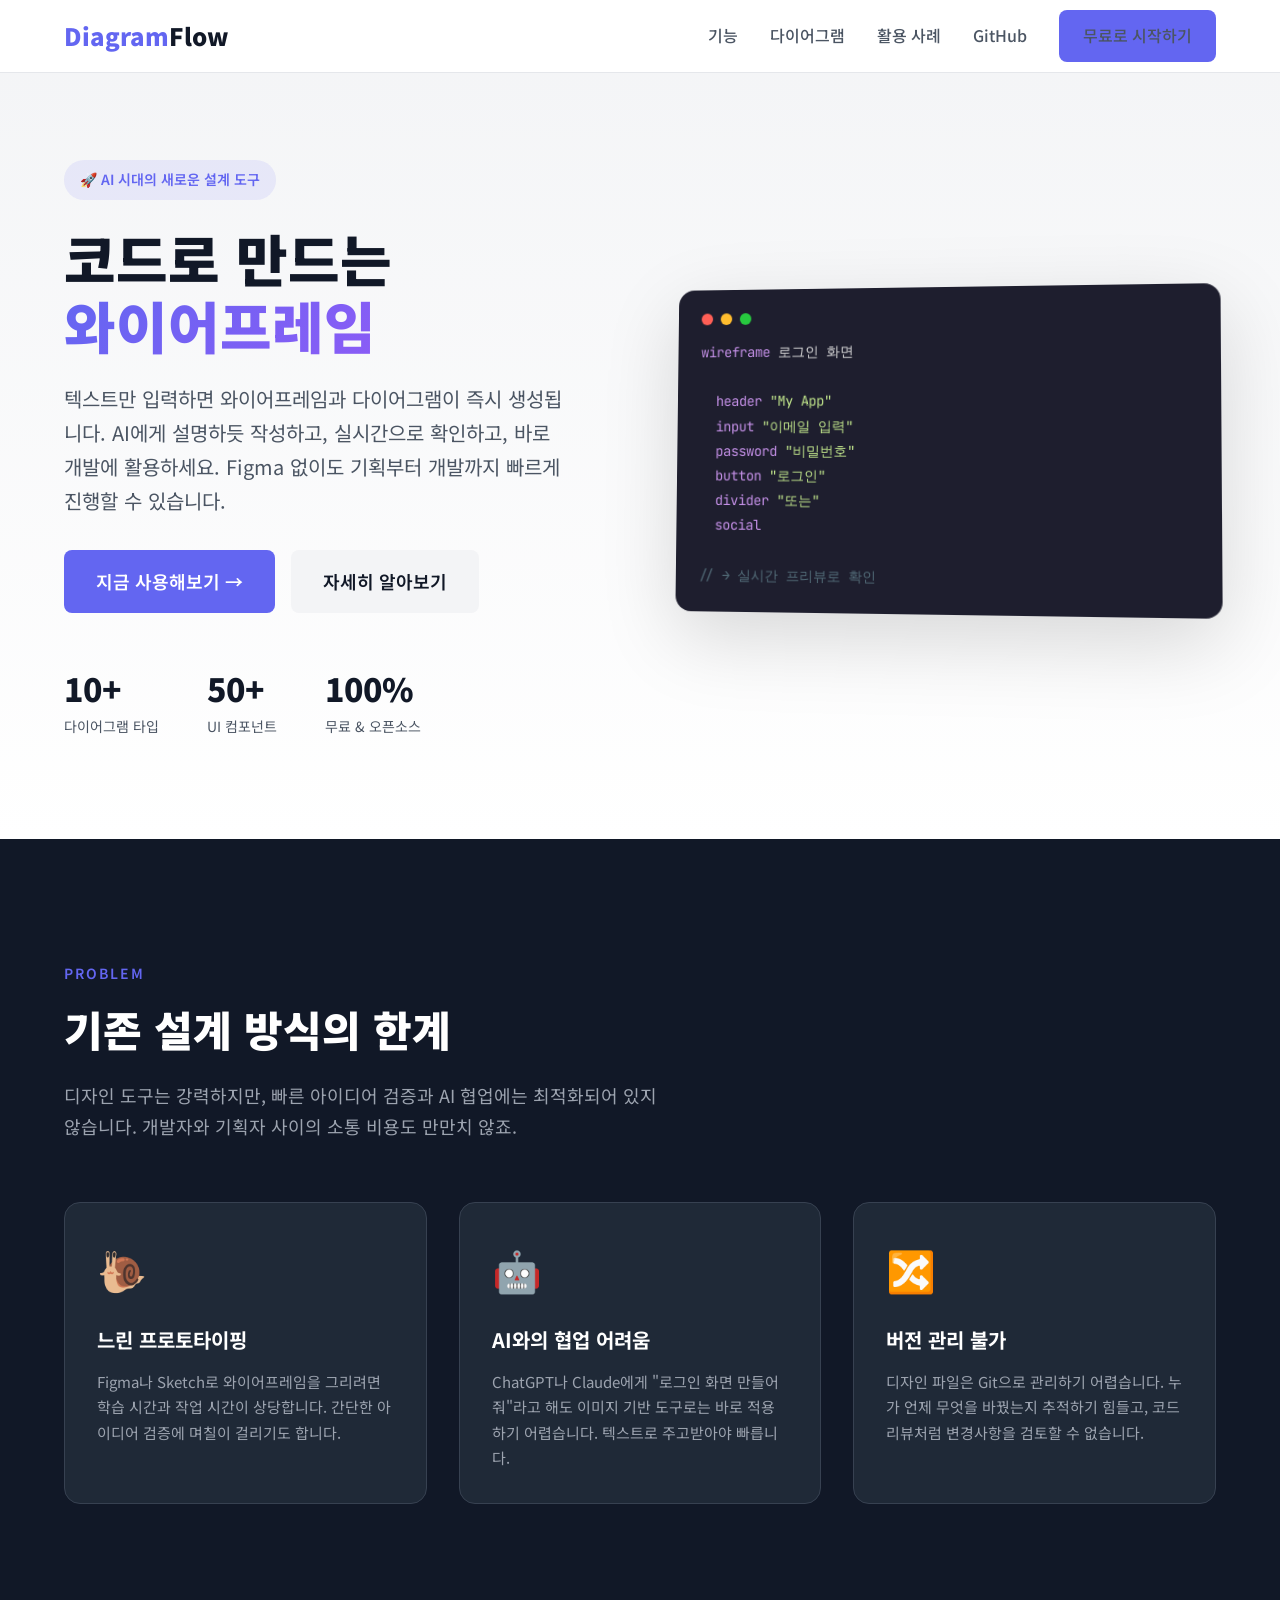
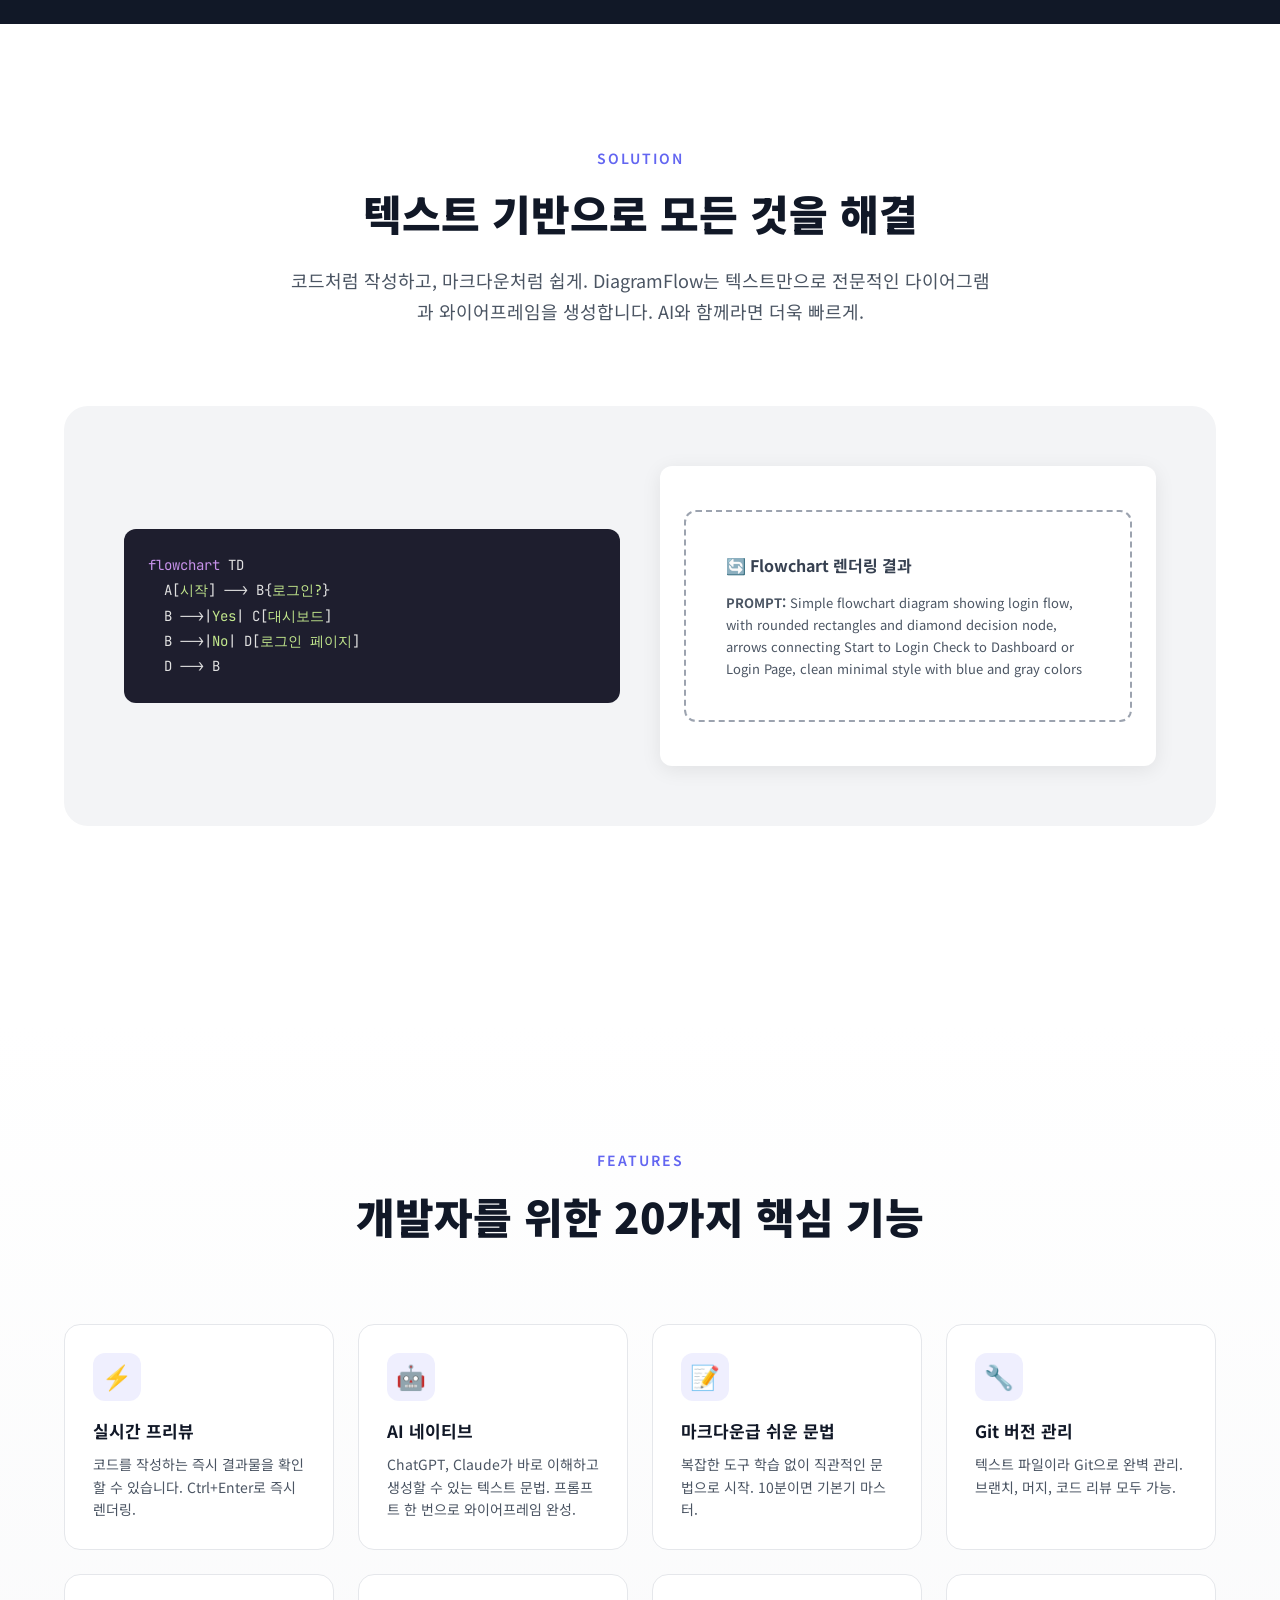
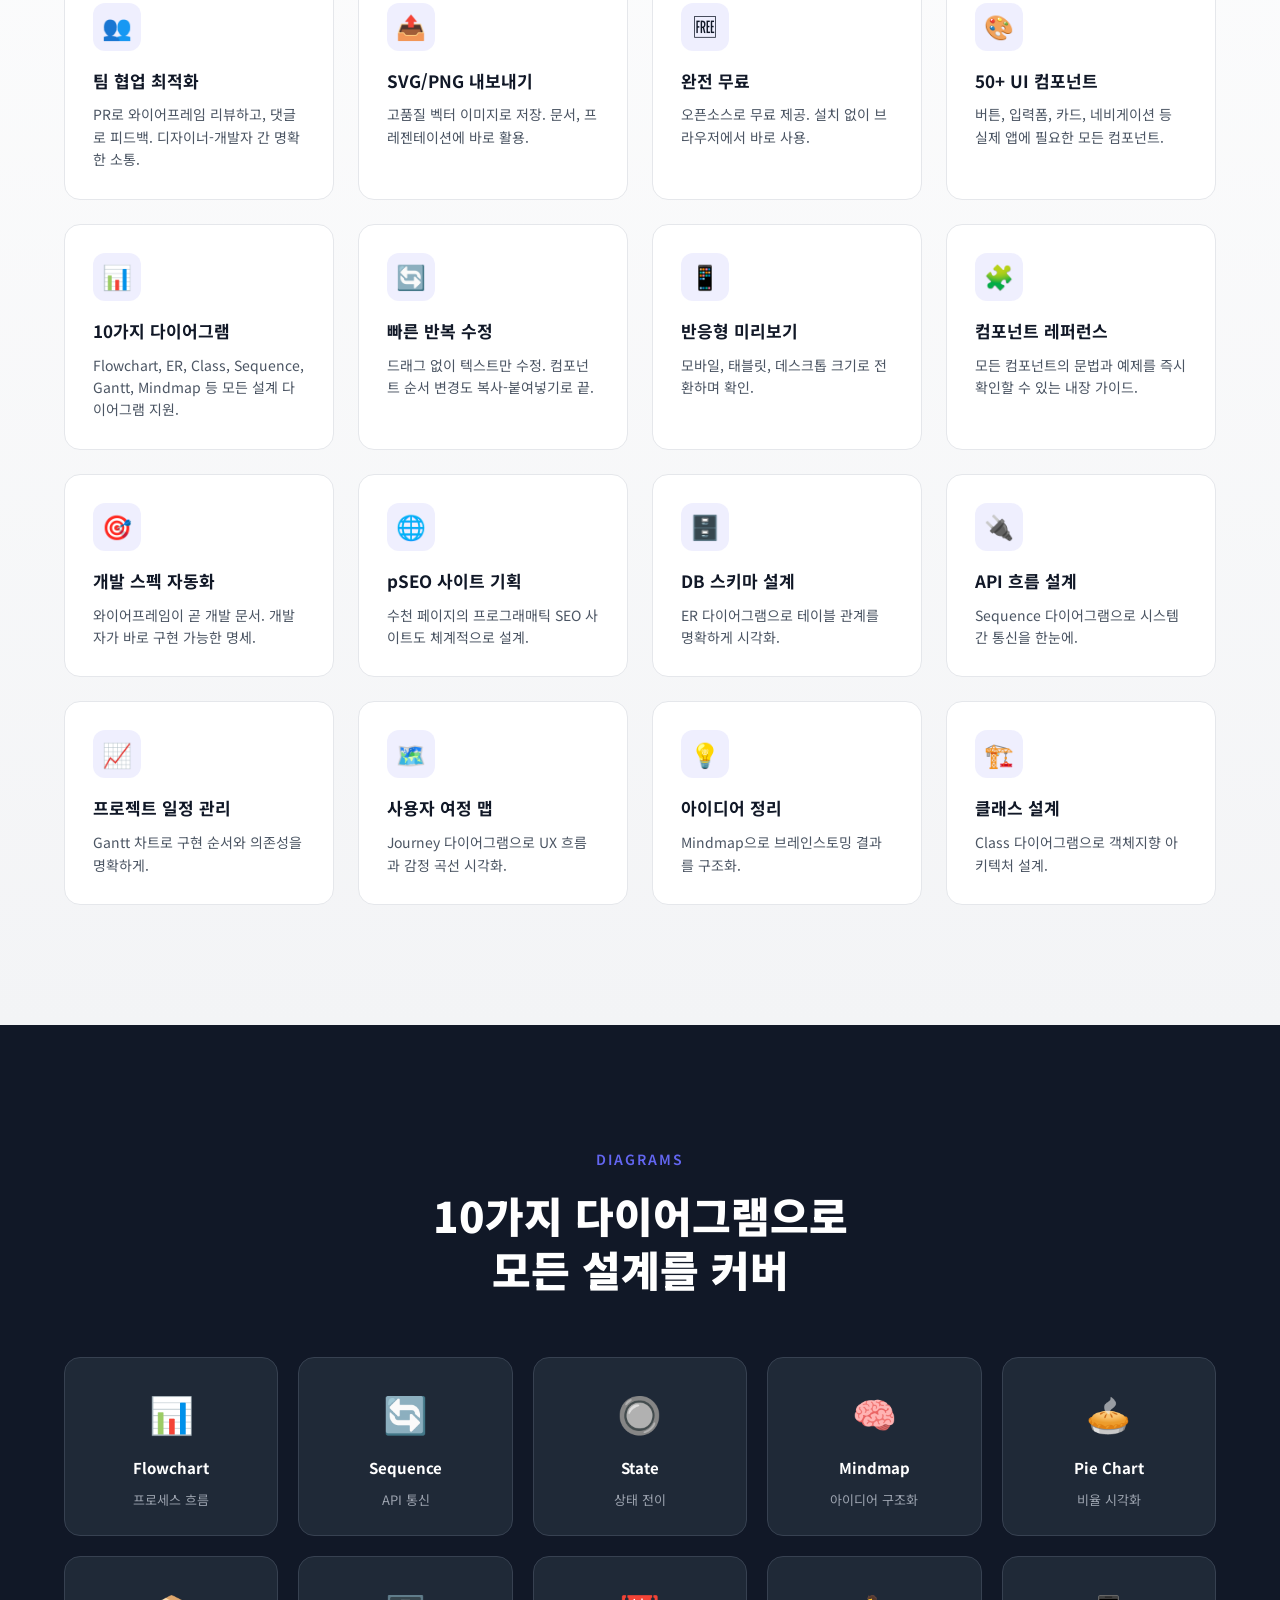
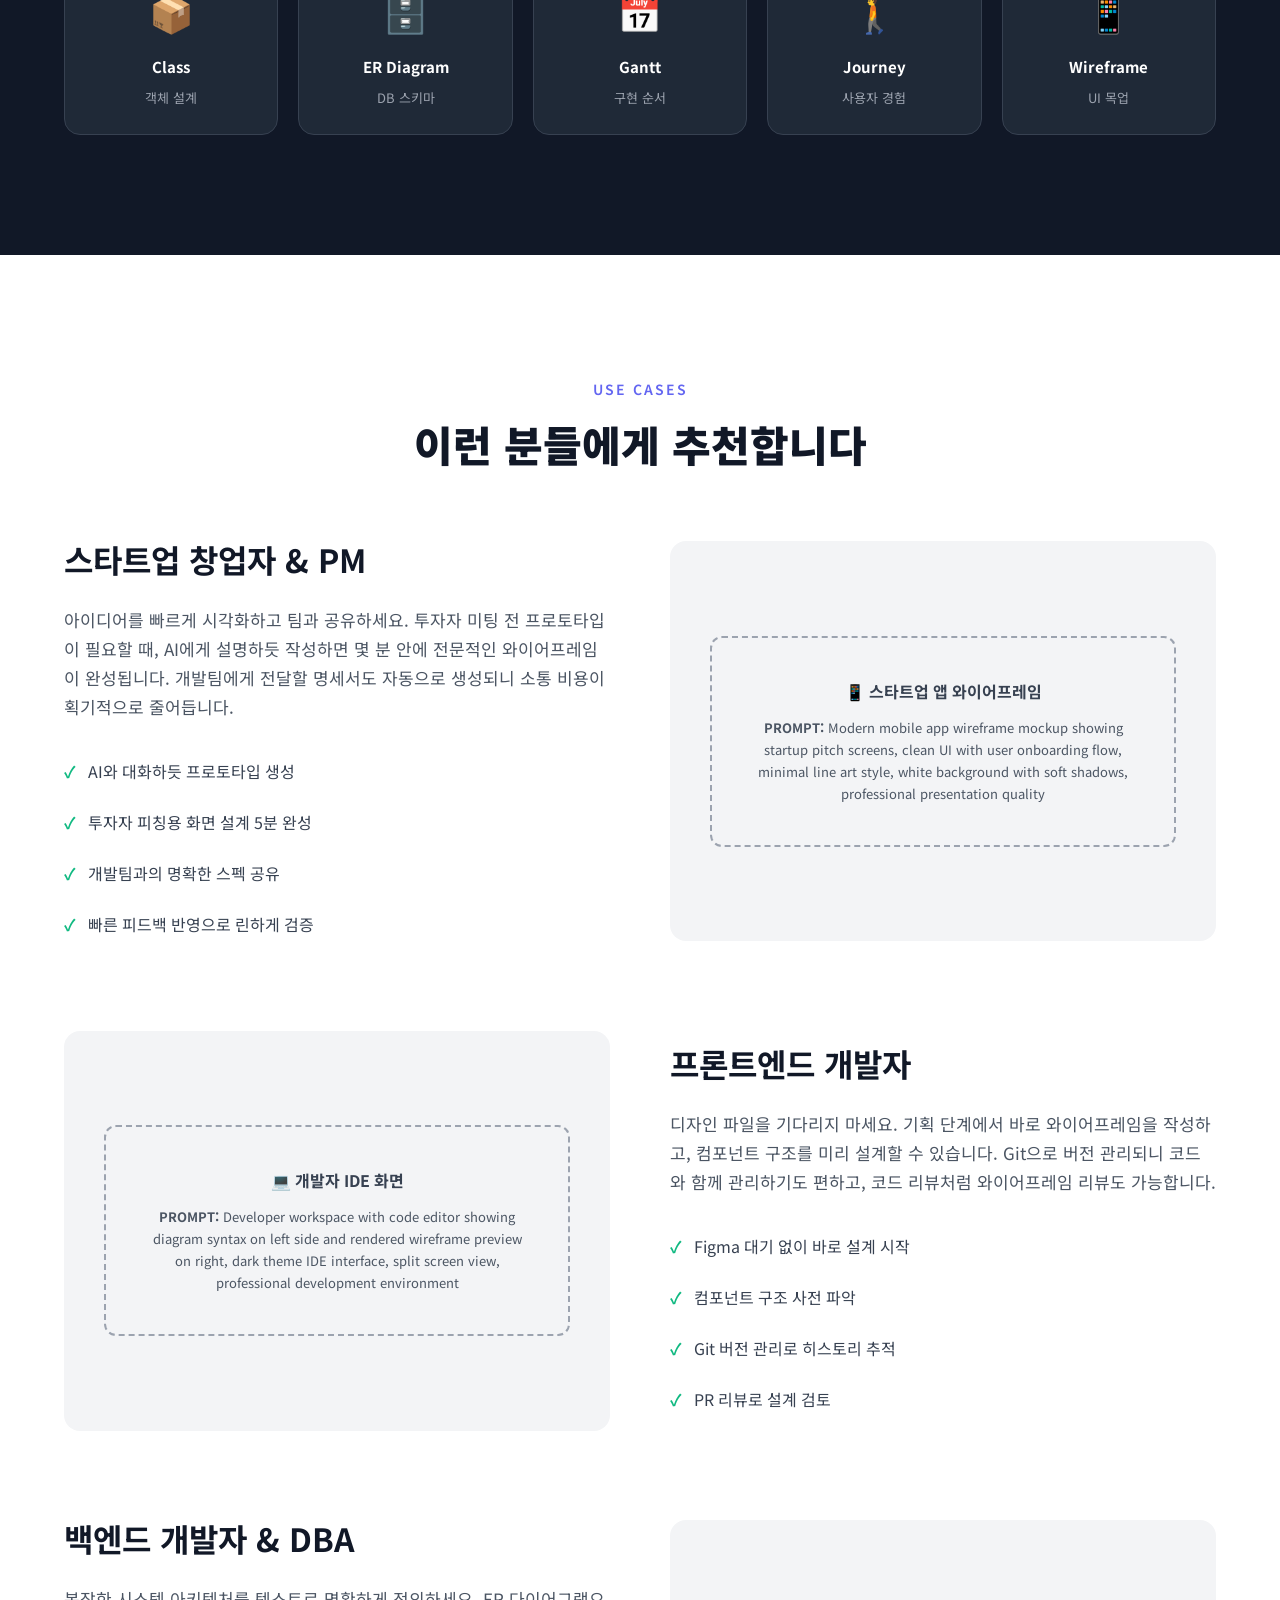
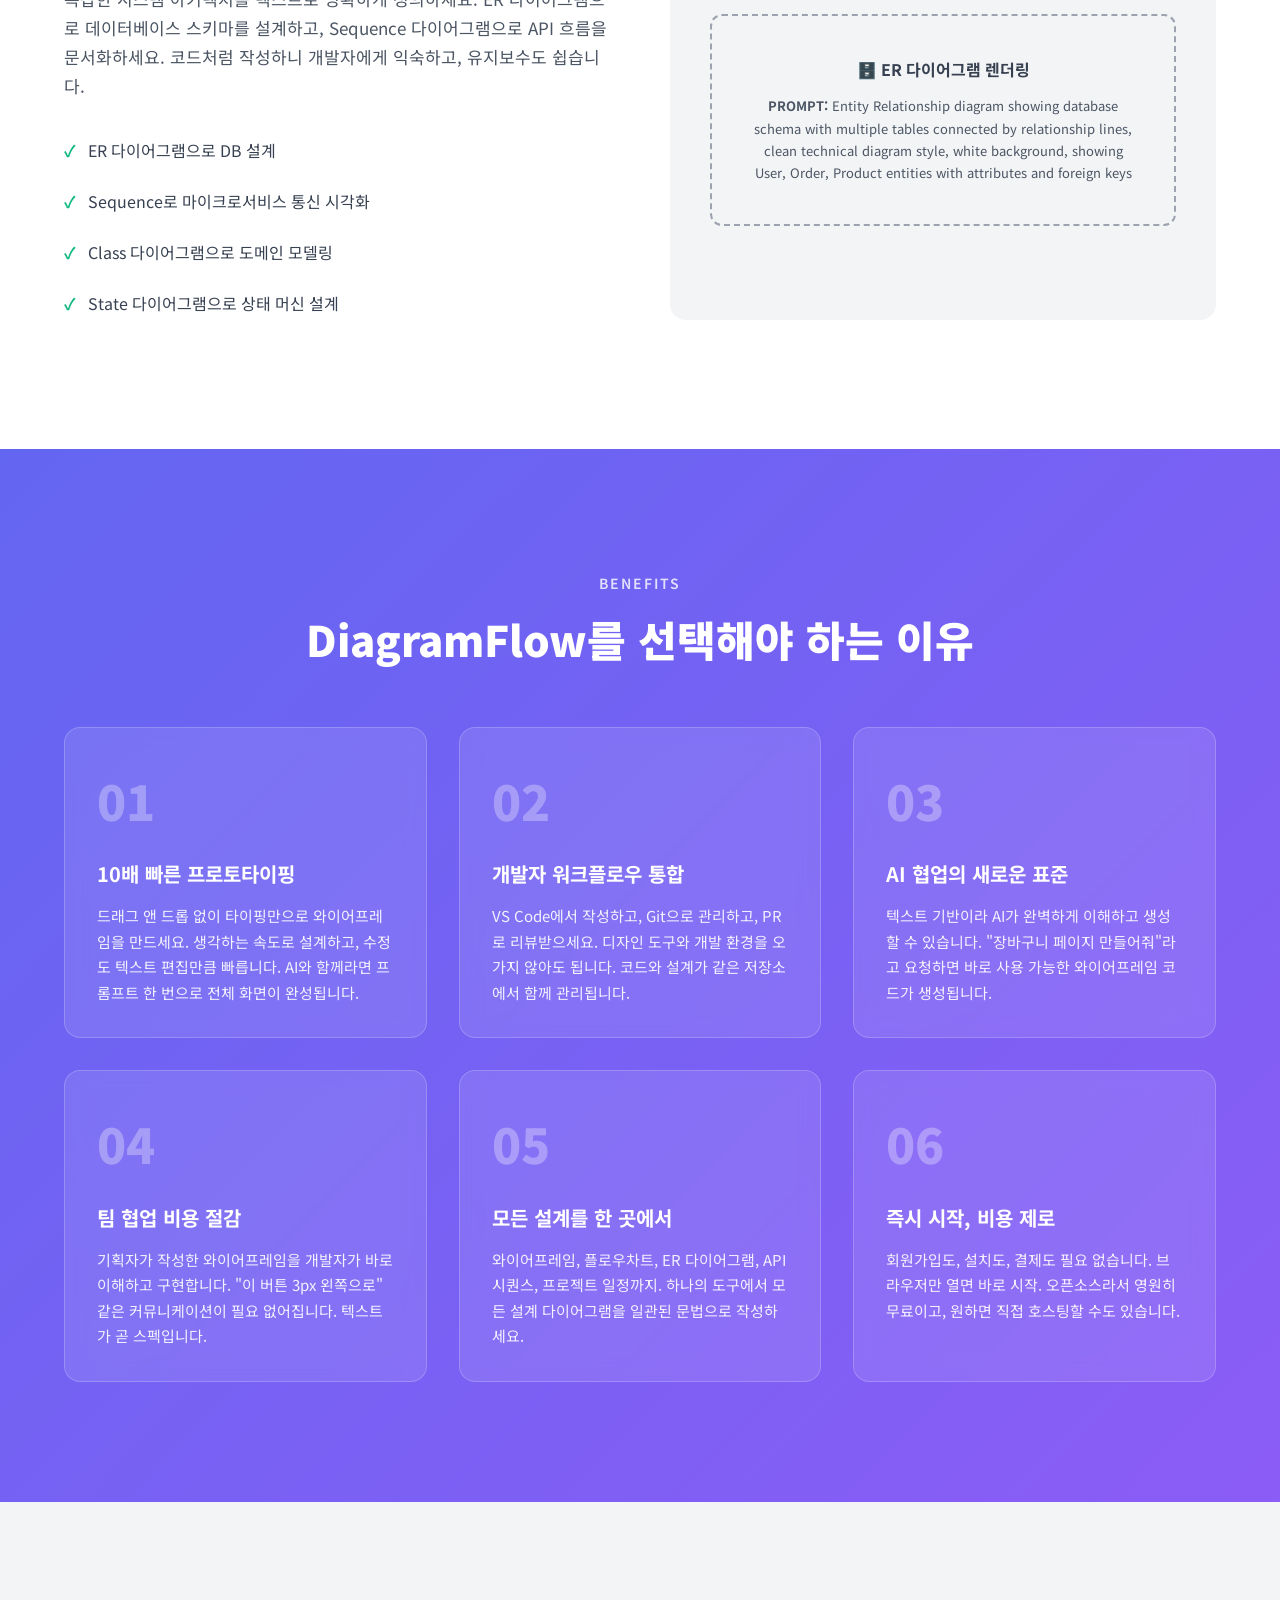
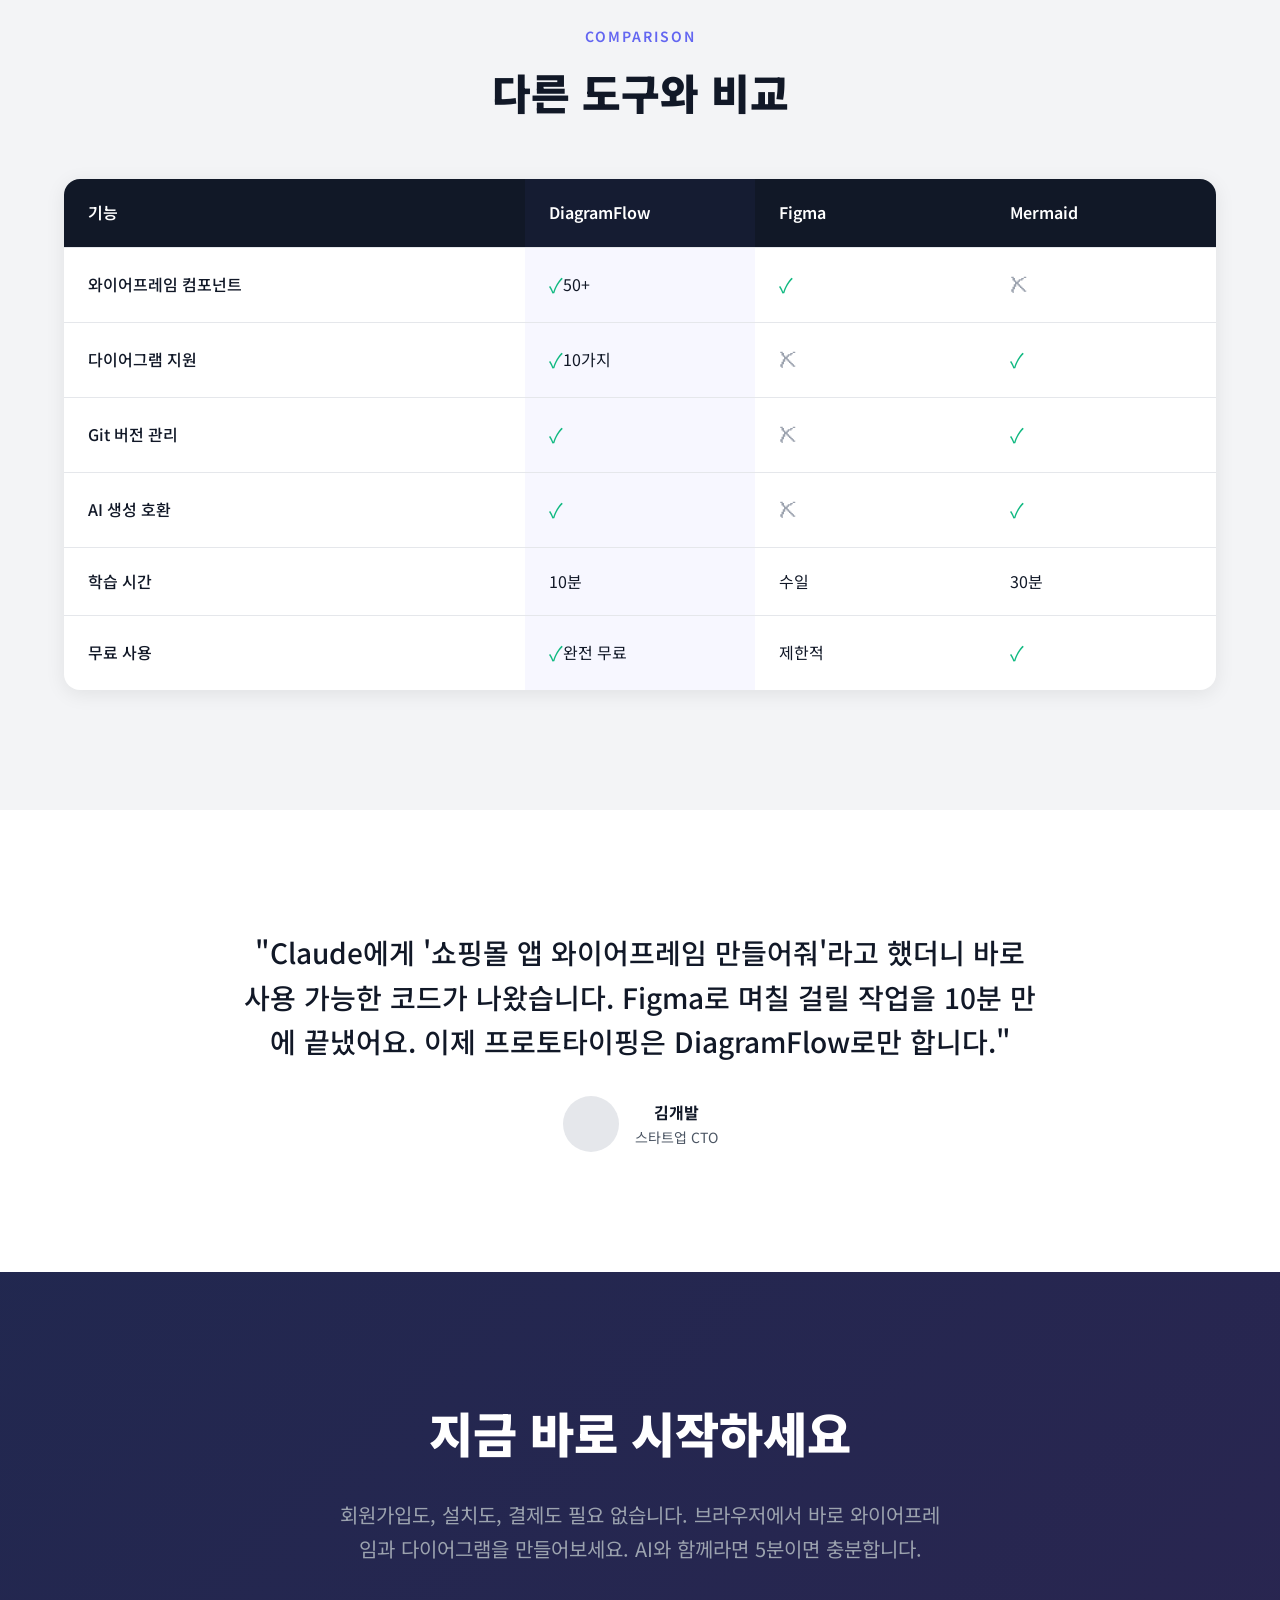
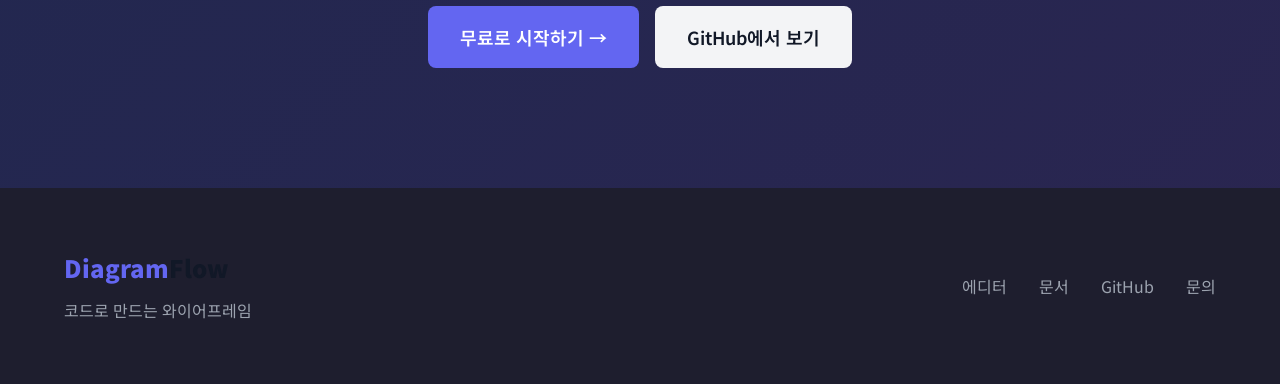
<file: index.html>
<!DOCTYPE html>
<html lang="ko">
<head>
    <meta charset="UTF-8">
    <meta name="viewport" content="width=device-width, initial-scale=1.0">
    <title>DiagramFlow - 코드로 만드는 와이어프레임 & 다이어그램</title>
    <meta name="description" content="텍스트 기반 다이어그램 에디터. AI와 함께 와이어프레임, 플로우차트, ER다이어그램을 빠르게 만들고 개발하세요.">
    <link rel="preconnect" href="https://fonts.googleapis.com">
    <link rel="preconnect" href="https://fonts.gstatic.com" crossorigin>
    <link href="https://fonts.googleapis.com/css2?family=Noto+Sans+KR:wght@400;500;700;900&family=JetBrains+Mono:wght@400;500&display=swap" rel="stylesheet">
    <style>
        * {
            margin: 0;
            padding: 0;
            box-sizing: border-box;
        }

        :root {
            --primary: #6366F1;
            --primary-dark: #4F46E5;
            --secondary: #10B981;
            --accent: #F59E0B;
            --dark: #1E1E2E;
            --gray-900: #111827;
            --gray-800: #1F2937;
            --gray-700: #374151;
            --gray-600: #4B5563;
            --gray-400: #9CA3AF;
            --gray-200: #E5E7EB;
            --gray-100: #F3F4F6;
            --white: #FFFFFF;
        }

        body {
            font-family: 'Noto Sans KR', -apple-system, BlinkMacSystemFont, sans-serif;
            line-height: 1.7;
            color: var(--gray-900);
            background: var(--white);
        }

        .container {
            max-width: 1200px;
            margin: 0 auto;
            padding: 0 24px;
        }

        /* Navigation */
        nav {
            position: fixed;
            top: 0;
            left: 0;
            right: 0;
            background: rgba(255, 255, 255, 0.95);
            backdrop-filter: blur(10px);
            z-index: 1000;
            border-bottom: 1px solid var(--gray-200);
        }

        nav .container {
            display: flex;
            justify-content: space-between;
            align-items: center;
            height: 72px;
        }

        .logo {
            font-size: 24px;
            font-weight: 900;
            color: var(--primary);
            text-decoration: none;
        }

        .logo span {
            color: var(--gray-900);
        }

        .nav-links {
            display: flex;
            gap: 32px;
            align-items: center;
        }

        .nav-links a {
            color: var(--gray-600);
            text-decoration: none;
            font-weight: 500;
            transition: color 0.2s;
        }

        .nav-links a:hover {
            color: var(--primary);
        }

        .btn {
            display: inline-flex;
            align-items: center;
            gap: 8px;
            padding: 12px 24px;
            border-radius: 8px;
            font-weight: 600;
            text-decoration: none;
            transition: all 0.2s;
            cursor: pointer;
            border: none;
            font-size: 16px;
        }

        .btn-primary {
            background: var(--primary);
            color: var(--white);
        }

        .btn-primary:hover {
            background: var(--primary-dark);
            transform: translateY(-2px);
            box-shadow: 0 10px 40px rgba(99, 102, 241, 0.3);
        }

        .btn-secondary {
            background: var(--gray-100);
            color: var(--gray-900);
        }

        .btn-secondary:hover {
            background: var(--gray-200);
        }

        .btn-large {
            padding: 16px 32px;
            font-size: 18px;
        }

        /* Hero Section */
        .hero {
            padding: 160px 0 100px;
            background: linear-gradient(180deg, var(--gray-100) 0%, var(--white) 100%);
            position: relative;
            overflow: hidden;
        }

        .hero-content {
            display: grid;
            grid-template-columns: 1fr 1fr;
            gap: 60px;
            align-items: center;
        }

        .hero-badge {
            display: inline-block;
            background: rgba(99, 102, 241, 0.1);
            color: var(--primary);
            padding: 8px 16px;
            border-radius: 100px;
            font-size: 14px;
            font-weight: 600;
            margin-bottom: 24px;
        }

        .hero h1 {
            font-size: 56px;
            font-weight: 900;
            line-height: 1.2;
            margin-bottom: 24px;
            color: var(--gray-900);
        }

        .hero h1 .highlight {
            background: linear-gradient(135deg, var(--primary) 0%, #8B5CF6 100%);
            -webkit-background-clip: text;
            -webkit-text-fill-color: transparent;
            background-clip: text;
        }

        .hero-description {
            font-size: 20px;
            color: var(--gray-600);
            margin-bottom: 32px;
            max-width: 500px;
        }

        .hero-buttons {
            display: flex;
            gap: 16px;
            margin-bottom: 48px;
        }

        .hero-stats {
            display: flex;
            gap: 48px;
        }

        .stat {
            text-align: left;
        }

        .stat-value {
            font-size: 32px;
            font-weight: 900;
            color: var(--gray-900);
        }

        .stat-label {
            font-size: 14px;
            color: var(--gray-600);
        }

        .hero-visual {
            position: relative;
        }

        .code-preview {
            background: var(--dark);
            border-radius: 16px;
            padding: 24px;
            box-shadow: 0 25px 80px rgba(0, 0, 0, 0.15);
            transform: perspective(1000px) rotateY(-5deg) rotateX(2deg);
        }

        .code-header {
            display: flex;
            gap: 8px;
            margin-bottom: 16px;
        }

        .code-dot {
            width: 12px;
            height: 12px;
            border-radius: 50%;
        }

        .code-dot.red { background: #FF5F56; }
        .code-dot.yellow { background: #FFBD2E; }
        .code-dot.green { background: #27C93F; }

        .code-content {
            font-family: 'JetBrains Mono', monospace;
            font-size: 14px;
            line-height: 1.8;
            color: #E0E0E0;
        }

        .code-keyword { color: #C792EA; }
        .code-string { color: #C3E88D; }
        .code-comment { color: #546E7A; }

        /* Problem Section */
        .problem {
            padding: 120px 0;
            background: var(--gray-900);
            color: var(--white);
        }

        .section-label {
            display: inline-block;
            color: var(--primary);
            font-weight: 600;
            font-size: 14px;
            text-transform: uppercase;
            letter-spacing: 2px;
            margin-bottom: 16px;
        }

        .section-title {
            font-size: 42px;
            font-weight: 900;
            margin-bottom: 24px;
            line-height: 1.3;
        }

        .problem-grid {
            display: grid;
            grid-template-columns: repeat(3, 1fr);
            gap: 32px;
            margin-top: 60px;
        }

        .problem-card {
            background: var(--gray-800);
            border-radius: 16px;
            padding: 32px;
            border: 1px solid var(--gray-700);
        }

        .problem-icon {
            font-size: 40px;
            margin-bottom: 20px;
        }

        .problem-card h3 {
            font-size: 20px;
            margin-bottom: 12px;
            color: var(--white);
        }

        .problem-card p {
            color: var(--gray-400);
            font-size: 15px;
        }

        /* Solution Section */
        .solution {
            padding: 120px 0;
            background: var(--white);
        }

        .solution-intro {
            text-align: center;
            max-width: 700px;
            margin: 0 auto 80px;
        }

        .solution-intro .section-title {
            color: var(--gray-900);
        }

        .solution-intro p {
            font-size: 18px;
            color: var(--gray-600);
        }

        .solution-demo {
            display: grid;
            grid-template-columns: 1fr 1fr;
            gap: 40px;
            align-items: center;
            background: var(--gray-100);
            border-radius: 24px;
            padding: 60px;
            margin-bottom: 80px;
        }

        .demo-code {
            background: var(--dark);
            border-radius: 12px;
            padding: 24px;
        }

        .demo-result {
            background: var(--white);
            border-radius: 12px;
            padding: 24px;
            box-shadow: 0 4px 20px rgba(0, 0, 0, 0.08);
            min-height: 300px;
            display: flex;
            align-items: center;
            justify-content: center;
            flex-direction: column;
        }

        .demo-arrow {
            position: absolute;
            left: 50%;
            transform: translateX(-50%);
            font-size: 32px;
            color: var(--primary);
        }

        /* Features Section */
        .features {
            padding: 120px 0;
            background: linear-gradient(180deg, var(--white) 0%, var(--gray-100) 100%);
        }

        .features-header {
            text-align: center;
            margin-bottom: 80px;
        }

        .features-grid {
            display: grid;
            grid-template-columns: repeat(4, 1fr);
            gap: 24px;
        }

        .feature-card {
            background: var(--white);
            border-radius: 16px;
            padding: 28px;
            border: 1px solid var(--gray-200);
            transition: all 0.3s;
        }

        .feature-card:hover {
            transform: translateY(-4px);
            box-shadow: 0 20px 40px rgba(0, 0, 0, 0.08);
            border-color: var(--primary);
        }

        .feature-icon {
            width: 48px;
            height: 48px;
            background: rgba(99, 102, 241, 0.1);
            border-radius: 12px;
            display: flex;
            align-items: center;
            justify-content: center;
            font-size: 24px;
            margin-bottom: 16px;
        }

        .feature-card h3 {
            font-size: 17px;
            margin-bottom: 8px;
            color: var(--gray-900);
        }

        .feature-card p {
            font-size: 14px;
            color: var(--gray-600);
            line-height: 1.6;
        }

        /* Diagrams Section */
        .diagrams {
            padding: 120px 0;
            background: var(--gray-900);
            color: var(--white);
        }

        .diagrams-header {
            text-align: center;
            margin-bottom: 60px;
        }

        .diagrams-grid {
            display: grid;
            grid-template-columns: repeat(5, 1fr);
            gap: 20px;
        }

        .diagram-card {
            background: var(--gray-800);
            border-radius: 16px;
            padding: 24px;
            text-align: center;
            border: 1px solid var(--gray-700);
            transition: all 0.3s;
        }

        .diagram-card:hover {
            border-color: var(--primary);
            transform: translateY(-4px);
        }

        .diagram-icon {
            font-size: 36px;
            margin-bottom: 12px;
        }

        .diagram-card h3 {
            font-size: 15px;
            margin-bottom: 8px;
        }

        .diagram-card p {
            font-size: 13px;
            color: var(--gray-400);
        }

        /* Use Cases Section */
        .use-cases {
            padding: 120px 0;
            background: var(--white);
        }

        .use-cases-header {
            text-align: center;
            margin-bottom: 60px;
        }

        .use-case-tabs {
            display: flex;
            justify-content: center;
            gap: 12px;
            margin-bottom: 60px;
        }

        .use-case-tab {
            padding: 12px 24px;
            border-radius: 100px;
            border: 1px solid var(--gray-200);
            background: var(--white);
            cursor: pointer;
            font-weight: 500;
            transition: all 0.2s;
        }

        .use-case-tab.active,
        .use-case-tab:hover {
            background: var(--primary);
            color: var(--white);
            border-color: var(--primary);
        }

        .use-case-content {
            display: grid;
            grid-template-columns: 1fr 1fr;
            gap: 60px;
            align-items: center;
        }

        .use-case-text h3 {
            font-size: 32px;
            margin-bottom: 20px;
            color: var(--gray-900);
        }

        .use-case-text p {
            font-size: 17px;
            color: var(--gray-600);
            margin-bottom: 24px;
        }

        .use-case-list {
            list-style: none;
        }

        .use-case-list li {
            padding: 12px 0;
            display: flex;
            align-items: center;
            gap: 12px;
            font-size: 16px;
            color: var(--gray-700);
        }

        .use-case-list li::before {
            content: "✓";
            color: var(--secondary);
            font-weight: bold;
        }

        .use-case-image {
            background: var(--gray-100);
            border-radius: 16px;
            min-height: 400px;
            display: flex;
            align-items: center;
            justify-content: center;
            flex-direction: column;
            padding: 40px;
            text-align: center;
        }

        .image-placeholder {
            border: 2px dashed var(--gray-400);
            border-radius: 12px;
            padding: 40px;
            width: 100%;
            color: var(--gray-600);
        }

        .image-placeholder h4 {
            font-size: 16px;
            margin-bottom: 12px;
            color: var(--gray-700);
        }

        .image-placeholder p {
            font-size: 13px;
            color: var(--gray-500);
        }

        /* Benefits Section */
        .benefits {
            padding: 120px 0;
            background: linear-gradient(135deg, var(--primary) 0%, #8B5CF6 100%);
            color: var(--white);
        }

        .benefits-header {
            text-align: center;
            margin-bottom: 60px;
        }

        .benefits-header .section-label {
            color: rgba(255, 255, 255, 0.8);
        }

        .benefits-grid {
            display: grid;
            grid-template-columns: repeat(3, 1fr);
            gap: 32px;
        }

        .benefit-card {
            background: rgba(255, 255, 255, 0.1);
            border-radius: 16px;
            padding: 32px;
            backdrop-filter: blur(10px);
            border: 1px solid rgba(255, 255, 255, 0.2);
        }

        .benefit-number {
            font-size: 48px;
            font-weight: 900;
            opacity: 0.3;
            margin-bottom: 16px;
        }

        .benefit-card h3 {
            font-size: 20px;
            margin-bottom: 12px;
        }

        .benefit-card p {
            font-size: 15px;
            opacity: 0.9;
            line-height: 1.7;
        }

        /* Comparison Section */
        .comparison {
            padding: 120px 0;
            background: var(--gray-100);
        }

        .comparison-header {
            text-align: center;
            margin-bottom: 60px;
        }

        .comparison-table {
            background: var(--white);
            border-radius: 16px;
            overflow: hidden;
            box-shadow: 0 4px 20px rgba(0, 0, 0, 0.08);
        }

        .comparison-row {
            display: grid;
            grid-template-columns: 2fr 1fr 1fr 1fr;
            border-bottom: 1px solid var(--gray-200);
        }

        .comparison-row:last-child {
            border-bottom: none;
        }

        .comparison-cell {
            padding: 20px 24px;
            display: flex;
            align-items: center;
        }

        .comparison-header-row {
            background: var(--gray-900);
            color: var(--white);
        }

        .comparison-header-row .comparison-cell {
            font-weight: 600;
        }

        .comparison-feature {
            font-weight: 500;
            color: var(--gray-900);
        }

        .check {
            color: var(--secondary);
            font-size: 20px;
        }

        .cross {
            color: var(--gray-400);
            font-size: 20px;
        }

        .highlight-col {
            background: rgba(99, 102, 241, 0.05);
        }

        /* Testimonial Section */
        .testimonial {
            padding: 120px 0;
            background: var(--white);
        }

        .testimonial-content {
            max-width: 800px;
            margin: 0 auto;
            text-align: center;
        }

        .testimonial-quote {
            font-size: 28px;
            font-weight: 500;
            color: var(--gray-900);
            line-height: 1.6;
            margin-bottom: 32px;
        }

        .testimonial-author {
            display: flex;
            align-items: center;
            justify-content: center;
            gap: 16px;
        }

        .testimonial-avatar {
            width: 56px;
            height: 56px;
            border-radius: 50%;
            background: var(--gray-200);
        }

        .testimonial-info h4 {
            font-size: 16px;
            color: var(--gray-900);
        }

        .testimonial-info p {
            font-size: 14px;
            color: var(--gray-600);
        }

        /* CTA Section */
        .cta {
            padding: 120px 0;
            background: var(--gray-900);
            color: var(--white);
            text-align: center;
            position: relative;
            overflow: hidden;
        }

        .cta::before {
            content: "";
            position: absolute;
            top: 0;
            left: 0;
            right: 0;
            bottom: 0;
            /* 배경 이미지 영역 */
            /* TITLE: Abstract Tech Pattern */
            /* PROMPT: Abstract geometric pattern with flowing lines and nodes, dark purple and blue gradient background, subtle glow effects, representing data flow and connectivity, modern tech aesthetic, 4K resolution */
            background: linear-gradient(135deg, rgba(99, 102, 241, 0.2) 0%, rgba(139, 92, 246, 0.2) 100%);
        }

        .cta-content {
            position: relative;
            z-index: 1;
        }

        .cta h2 {
            font-size: 48px;
            font-weight: 900;
            margin-bottom: 24px;
        }

        .cta p {
            font-size: 20px;
            color: var(--gray-400);
            margin-bottom: 40px;
            max-width: 600px;
            margin-left: auto;
            margin-right: auto;
        }

        .cta-buttons {
            display: flex;
            gap: 16px;
            justify-content: center;
        }

        /* Footer */
        footer {
            padding: 60px 0;
            background: var(--dark);
            color: var(--gray-400);
        }

        .footer-content {
            display: flex;
            justify-content: space-between;
            align-items: center;
        }

        .footer-links {
            display: flex;
            gap: 32px;
        }

        .footer-links a {
            color: var(--gray-400);
            text-decoration: none;
            transition: color 0.2s;
        }

        .footer-links a:hover {
            color: var(--white);
        }

        /* Responsive */
        @media (max-width: 1024px) {
            .hero-content,
            .solution-demo,
            .use-case-content {
                grid-template-columns: 1fr;
            }

            .features-grid {
                grid-template-columns: repeat(2, 1fr);
            }

            .diagrams-grid {
                grid-template-columns: repeat(3, 1fr);
            }

            .benefits-grid,
            .problem-grid {
                grid-template-columns: 1fr;
            }
        }

        @media (max-width: 768px) {
            .hero h1 {
                font-size: 36px;
            }

            .section-title {
                font-size: 32px;
            }

            .nav-links {
                display: none;
            }

            .features-grid,
            .diagrams-grid {
                grid-template-columns: 1fr;
            }

            .comparison-row {
                grid-template-columns: 1fr;
            }

            .hero-stats {
                flex-direction: column;
                gap: 24px;
            }
        }
    </style>
</head>
<body>
    <!-- Navigation -->
    <nav>
        <div class="container">
            <a href="/" class="logo">Diagram<span>Flow</span></a>
            <div class="nav-links">
                <a href="#features">기능</a>
                <a href="#diagrams">다이어그램</a>
                <a href="#use-cases">활용 사례</a>
                <a href="https://github.com" target="_blank">GitHub</a>
                <a href="app/" class="btn btn-primary">무료로 시작하기</a>
            </div>
        </div>
    </nav>

    <!-- Hero Section -->
    <section class="hero">
        <div class="container">
            <div class="hero-content">
                <div class="hero-text">
                    <span class="hero-badge">🚀 AI 시대의 새로운 설계 도구</span>
                    <h1>
                        코드로 만드는<br>
                        <span class="highlight">와이어프레임</span>
                    </h1>
                    <p class="hero-description">
                        텍스트만 입력하면 와이어프레임과 다이어그램이 즉시 생성됩니다.
                        AI에게 설명하듯 작성하고, 실시간으로 확인하고, 바로 개발에 활용하세요.
                        Figma 없이도 기획부터 개발까지 빠르게 진행할 수 있습니다.
                    </p>
                    <div class="hero-buttons">
                        <a href="app/" class="btn btn-primary btn-large">지금 사용해보기 →</a>
                        <a href="#features" class="btn btn-secondary btn-large">자세히 알아보기</a>
                    </div>
                    <div class="hero-stats">
                        <div class="stat">
                            <div class="stat-value">10+</div>
                            <div class="stat-label">다이어그램 타입</div>
                        </div>
                        <div class="stat">
                            <div class="stat-value">50+</div>
                            <div class="stat-label">UI 컴포넌트</div>
                        </div>
                        <div class="stat">
                            <div class="stat-value">100%</div>
                            <div class="stat-label">무료 & 오픈소스</div>
                        </div>
                    </div>
                </div>
                <div class="hero-visual">
                    <div class="code-preview">
                        <div class="code-header">
                            <div class="code-dot red"></div>
                            <div class="code-dot yellow"></div>
                            <div class="code-dot green"></div>
                        </div>
                        <div class="code-content">
                            <span class="code-keyword">wireframe</span> 로그인 화면<br><br>
                            &nbsp;&nbsp;<span class="code-keyword">header</span> <span class="code-string">"My App"</span><br>
                            &nbsp;&nbsp;<span class="code-keyword">input</span> <span class="code-string">"이메일 입력"</span><br>
                            &nbsp;&nbsp;<span class="code-keyword">password</span> <span class="code-string">"비밀번호"</span><br>
                            &nbsp;&nbsp;<span class="code-keyword">button</span> <span class="code-string">"로그인"</span><br>
                            &nbsp;&nbsp;<span class="code-keyword">divider</span> <span class="code-string">"또는"</span><br>
                            &nbsp;&nbsp;<span class="code-keyword">social</span><br><br>
                            <span class="code-comment">// → 실시간 프리뷰로 확인</span>
                        </div>
                    </div>
                </div>
            </div>
        </div>
    </section>

    <!-- Problem Section -->
    <section class="problem">
        <div class="container">
            <span class="section-label">Problem</span>
            <h2 class="section-title">기존 설계 방식의 한계</h2>
            <p style="color: var(--gray-400); font-size: 18px; max-width: 600px;">
                디자인 도구는 강력하지만, 빠른 아이디어 검증과 AI 협업에는 최적화되어 있지 않습니다.
                개발자와 기획자 사이의 소통 비용도 만만치 않죠.
            </p>
            <div class="problem-grid">
                <div class="problem-card">
                    <div class="problem-icon">🐌</div>
                    <h3>느린 프로토타이핑</h3>
                    <p>Figma나 Sketch로 와이어프레임을 그리려면 학습 시간과 작업 시간이 상당합니다. 간단한 아이디어 검증에 며칠이 걸리기도 합니다.</p>
                </div>
                <div class="problem-card">
                    <div class="problem-icon">🤖</div>
                    <h3>AI와의 협업 어려움</h3>
                    <p>ChatGPT나 Claude에게 "로그인 화면 만들어줘"라고 해도 이미지 기반 도구로는 바로 적용하기 어렵습니다. 텍스트로 주고받아야 빠릅니다.</p>
                </div>
                <div class="problem-card">
                    <div class="problem-icon">🔀</div>
                    <h3>버전 관리 불가</h3>
                    <p>디자인 파일은 Git으로 관리하기 어렵습니다. 누가 언제 무엇을 바꿨는지 추적하기 힘들고, 코드 리뷰처럼 변경사항을 검토할 수 없습니다.</p>
                </div>
            </div>
        </div>
    </section>

    <!-- Solution Section -->
    <section class="solution" id="features">
        <div class="container">
            <div class="solution-intro">
                <span class="section-label">Solution</span>
                <h2 class="section-title">텍스트 기반으로 모든 것을 해결</h2>
                <p>
                    코드처럼 작성하고, 마크다운처럼 쉽게.
                    DiagramFlow는 텍스트만으로 전문적인 다이어그램과 와이어프레임을 생성합니다.
                    AI와 함께라면 더욱 빠르게.
                </p>
            </div>

            <div class="solution-demo">
                <div class="demo-code">
                    <div class="code-content">
                        <span class="code-keyword">flowchart</span> TD<br>
                        &nbsp;&nbsp;A[<span class="code-string">시작</span>] --> B{<span class="code-string">로그인?</span>}<br>
                        &nbsp;&nbsp;B -->|<span class="code-string">Yes</span>| C[<span class="code-string">대시보드</span>]<br>
                        &nbsp;&nbsp;B -->|<span class="code-string">No</span>| D[<span class="code-string">로그인 페이지</span>]<br>
                        &nbsp;&nbsp;D --> B
                    </div>
                </div>
                <div class="demo-result">
                    <div class="image-placeholder">
                        <h4>🔄 Flowchart 렌더링 결과</h4>
                        <p><strong>PROMPT:</strong> Simple flowchart diagram showing login flow, with rounded rectangles and diamond decision node, arrows connecting Start to Login Check to Dashboard or Login Page, clean minimal style with blue and gray colors</p>
                    </div>
                </div>
            </div>
        </div>
    </section>

    <!-- Features Grid -->
    <section class="features">
        <div class="container">
            <div class="features-header">
                <span class="section-label">Features</span>
                <h2 class="section-title">개발자를 위한 20가지 핵심 기능</h2>
            </div>
            <div class="features-grid">
                <div class="feature-card">
                    <div class="feature-icon">⚡</div>
                    <h3>실시간 프리뷰</h3>
                    <p>코드를 작성하는 즉시 결과물을 확인할 수 있습니다. Ctrl+Enter로 즉시 렌더링.</p>
                </div>
                <div class="feature-card">
                    <div class="feature-icon">🤖</div>
                    <h3>AI 네이티브</h3>
                    <p>ChatGPT, Claude가 바로 이해하고 생성할 수 있는 텍스트 문법. 프롬프트 한 번으로 와이어프레임 완성.</p>
                </div>
                <div class="feature-card">
                    <div class="feature-icon">📝</div>
                    <h3>마크다운급 쉬운 문법</h3>
                    <p>복잡한 도구 학습 없이 직관적인 문법으로 시작. 10분이면 기본기 마스터.</p>
                </div>
                <div class="feature-card">
                    <div class="feature-icon">🔧</div>
                    <h3>Git 버전 관리</h3>
                    <p>텍스트 파일이라 Git으로 완벽 관리. 브랜치, 머지, 코드 리뷰 모두 가능.</p>
                </div>
                <div class="feature-card">
                    <div class="feature-icon">👥</div>
                    <h3>팀 협업 최적화</h3>
                    <p>PR로 와이어프레임 리뷰하고, 댓글로 피드백. 디자이너-개발자 간 명확한 소통.</p>
                </div>
                <div class="feature-card">
                    <div class="feature-icon">📤</div>
                    <h3>SVG/PNG 내보내기</h3>
                    <p>고품질 벡터 이미지로 저장. 문서, 프레젠테이션에 바로 활용.</p>
                </div>
                <div class="feature-card">
                    <div class="feature-icon">🆓</div>
                    <h3>완전 무료</h3>
                    <p>오픈소스로 무료 제공. 설치 없이 브라우저에서 바로 사용.</p>
                </div>
                <div class="feature-card">
                    <div class="feature-icon">🎨</div>
                    <h3>50+ UI 컴포넌트</h3>
                    <p>버튼, 입력폼, 카드, 네비게이션 등 실제 앱에 필요한 모든 컴포넌트.</p>
                </div>
                <div class="feature-card">
                    <div class="feature-icon">📊</div>
                    <h3>10가지 다이어그램</h3>
                    <p>Flowchart, ER, Class, Sequence, Gantt, Mindmap 등 모든 설계 다이어그램 지원.</p>
                </div>
                <div class="feature-card">
                    <div class="feature-icon">🔄</div>
                    <h3>빠른 반복 수정</h3>
                    <p>드래그 없이 텍스트만 수정. 컴포넌트 순서 변경도 복사-붙여넣기로 끝.</p>
                </div>
                <div class="feature-card">
                    <div class="feature-icon">📱</div>
                    <h3>반응형 미리보기</h3>
                    <p>모바일, 태블릿, 데스크톱 크기로 전환하며 확인.</p>
                </div>
                <div class="feature-card">
                    <div class="feature-icon">🧩</div>
                    <h3>컴포넌트 레퍼런스</h3>
                    <p>모든 컴포넌트의 문법과 예제를 즉시 확인할 수 있는 내장 가이드.</p>
                </div>
                <div class="feature-card">
                    <div class="feature-icon">🎯</div>
                    <h3>개발 스펙 자동화</h3>
                    <p>와이어프레임이 곧 개발 문서. 개발자가 바로 구현 가능한 명세.</p>
                </div>
                <div class="feature-card">
                    <div class="feature-icon">🌐</div>
                    <h3>pSEO 사이트 기획</h3>
                    <p>수천 페이지의 프로그래매틱 SEO 사이트도 체계적으로 설계.</p>
                </div>
                <div class="feature-card">
                    <div class="feature-icon">🗄️</div>
                    <h3>DB 스키마 설계</h3>
                    <p>ER 다이어그램으로 테이블 관계를 명확하게 시각화.</p>
                </div>
                <div class="feature-card">
                    <div class="feature-icon">🔌</div>
                    <h3>API 흐름 설계</h3>
                    <p>Sequence 다이어그램으로 시스템 간 통신을 한눈에.</p>
                </div>
                <div class="feature-card">
                    <div class="feature-icon">📈</div>
                    <h3>프로젝트 일정 관리</h3>
                    <p>Gantt 차트로 구현 순서와 의존성을 명확하게.</p>
                </div>
                <div class="feature-card">
                    <div class="feature-icon">🗺️</div>
                    <h3>사용자 여정 맵</h3>
                    <p>Journey 다이어그램으로 UX 흐름과 감정 곡선 시각화.</p>
                </div>
                <div class="feature-card">
                    <div class="feature-icon">💡</div>
                    <h3>아이디어 정리</h3>
                    <p>Mindmap으로 브레인스토밍 결과를 구조화.</p>
                </div>
                <div class="feature-card">
                    <div class="feature-icon">🏗️</div>
                    <h3>클래스 설계</h3>
                    <p>Class 다이어그램으로 객체지향 아키텍처 설계.</p>
                </div>
            </div>
        </div>
    </section>

    <!-- Diagrams Section -->
    <section class="diagrams" id="diagrams">
        <div class="container">
            <div class="diagrams-header">
                <span class="section-label">Diagrams</span>
                <h2 class="section-title">10가지 다이어그램으로<br>모든 설계를 커버</h2>
            </div>
            <div class="diagrams-grid">
                <div class="diagram-card">
                    <div class="diagram-icon">📊</div>
                    <h3>Flowchart</h3>
                    <p>프로세스 흐름</p>
                </div>
                <div class="diagram-card">
                    <div class="diagram-icon">🔄</div>
                    <h3>Sequence</h3>
                    <p>API 통신</p>
                </div>
                <div class="diagram-card">
                    <div class="diagram-icon">🔘</div>
                    <h3>State</h3>
                    <p>상태 전이</p>
                </div>
                <div class="diagram-card">
                    <div class="diagram-icon">🧠</div>
                    <h3>Mindmap</h3>
                    <p>아이디어 구조화</p>
                </div>
                <div class="diagram-card">
                    <div class="diagram-icon">🥧</div>
                    <h3>Pie Chart</h3>
                    <p>비율 시각화</p>
                </div>
                <div class="diagram-card">
                    <div class="diagram-icon">📦</div>
                    <h3>Class</h3>
                    <p>객체 설계</p>
                </div>
                <div class="diagram-card">
                    <div class="diagram-icon">🗄️</div>
                    <h3>ER Diagram</h3>
                    <p>DB 스키마</p>
                </div>
                <div class="diagram-card">
                    <div class="diagram-icon">📅</div>
                    <h3>Gantt</h3>
                    <p>구현 순서</p>
                </div>
                <div class="diagram-card">
                    <div class="diagram-icon">🚶</div>
                    <h3>Journey</h3>
                    <p>사용자 경험</p>
                </div>
                <div class="diagram-card">
                    <div class="diagram-icon">📱</div>
                    <h3>Wireframe</h3>
                    <p>UI 목업</p>
                </div>
            </div>
        </div>
    </section>

    <!-- Use Cases Section -->
    <section class="use-cases" id="use-cases">
        <div class="container">
            <div class="use-cases-header">
                <span class="section-label">Use Cases</span>
                <h2 class="section-title">이런 분들에게 추천합니다</h2>
            </div>

            <div class="use-case-content">
                <div class="use-case-text">
                    <h3>스타트업 창업자 & PM</h3>
                    <p>
                        아이디어를 빠르게 시각화하고 팀과 공유하세요.
                        투자자 미팅 전 프로토타입이 필요할 때, AI에게 설명하듯 작성하면
                        몇 분 안에 전문적인 와이어프레임이 완성됩니다.
                        개발팀에게 전달할 명세서도 자동으로 생성되니 소통 비용이 획기적으로 줄어듭니다.
                    </p>
                    <ul class="use-case-list">
                        <li>AI와 대화하듯 프로토타입 생성</li>
                        <li>투자자 피칭용 화면 설계 5분 완성</li>
                        <li>개발팀과의 명확한 스펙 공유</li>
                        <li>빠른 피드백 반영으로 린하게 검증</li>
                    </ul>
                </div>
                <div class="use-case-image">
                    <div class="image-placeholder">
                        <h4>📱 스타트업 앱 와이어프레임</h4>
                        <p><strong>PROMPT:</strong> Modern mobile app wireframe mockup showing startup pitch screens, clean UI with user onboarding flow, minimal line art style, white background with soft shadows, professional presentation quality</p>
                    </div>
                </div>
            </div>

            <div class="use-case-content" style="margin-top: 80px;">
                <div class="use-case-image">
                    <div class="image-placeholder">
                        <h4>💻 개발자 IDE 화면</h4>
                        <p><strong>PROMPT:</strong> Developer workspace with code editor showing diagram syntax on left side and rendered wireframe preview on right, dark theme IDE interface, split screen view, professional development environment</p>
                    </div>
                </div>
                <div class="use-case-text">
                    <h3>프론트엔드 개발자</h3>
                    <p>
                        디자인 파일을 기다리지 마세요. 기획 단계에서 바로 와이어프레임을 작성하고,
                        컴포넌트 구조를 미리 설계할 수 있습니다.
                        Git으로 버전 관리되니 코드와 함께 관리하기도 편하고,
                        코드 리뷰처럼 와이어프레임 리뷰도 가능합니다.
                    </p>
                    <ul class="use-case-list">
                        <li>Figma 대기 없이 바로 설계 시작</li>
                        <li>컴포넌트 구조 사전 파악</li>
                        <li>Git 버전 관리로 히스토리 추적</li>
                        <li>PR 리뷰로 설계 검토</li>
                    </ul>
                </div>
            </div>

            <div class="use-case-content" style="margin-top: 80px;">
                <div class="use-case-text">
                    <h3>백엔드 개발자 & DBA</h3>
                    <p>
                        복잡한 시스템 아키텍처를 텍스트로 명확하게 정의하세요.
                        ER 다이어그램으로 데이터베이스 스키마를 설계하고,
                        Sequence 다이어그램으로 API 흐름을 문서화하세요.
                        코드처럼 작성하니 개발자에게 익숙하고, 유지보수도 쉽습니다.
                    </p>
                    <ul class="use-case-list">
                        <li>ER 다이어그램으로 DB 설계</li>
                        <li>Sequence로 마이크로서비스 통신 시각화</li>
                        <li>Class 다이어그램으로 도메인 모델링</li>
                        <li>State 다이어그램으로 상태 머신 설계</li>
                    </ul>
                </div>
                <div class="use-case-image">
                    <div class="image-placeholder">
                        <h4>🗄️ ER 다이어그램 렌더링</h4>
                        <p><strong>PROMPT:</strong> Entity Relationship diagram showing database schema with multiple tables connected by relationship lines, clean technical diagram style, white background, showing User, Order, Product entities with attributes and foreign keys</p>
                    </div>
                </div>
            </div>
        </div>
    </section>

    <!-- Benefits Section -->
    <section class="benefits">
        <div class="container">
            <div class="benefits-header">
                <span class="section-label">Benefits</span>
                <h2 class="section-title">DiagramFlow를 선택해야 하는 이유</h2>
            </div>
            <div class="benefits-grid">
                <div class="benefit-card">
                    <div class="benefit-number">01</div>
                    <h3>10배 빠른 프로토타이핑</h3>
                    <p>드래그 앤 드롭 없이 타이핑만으로 와이어프레임을 만드세요. 생각하는 속도로 설계하고, 수정도 텍스트 편집만큼 빠릅니다. AI와 함께라면 프롬프트 한 번으로 전체 화면이 완성됩니다.</p>
                </div>
                <div class="benefit-card">
                    <div class="benefit-number">02</div>
                    <h3>개발자 워크플로우 통합</h3>
                    <p>VS Code에서 작성하고, Git으로 관리하고, PR로 리뷰받으세요. 디자인 도구와 개발 환경을 오가지 않아도 됩니다. 코드와 설계가 같은 저장소에서 함께 관리됩니다.</p>
                </div>
                <div class="benefit-card">
                    <div class="benefit-number">03</div>
                    <h3>AI 협업의 새로운 표준</h3>
                    <p>텍스트 기반이라 AI가 완벽하게 이해하고 생성할 수 있습니다. "장바구니 페이지 만들어줘"라고 요청하면 바로 사용 가능한 와이어프레임 코드가 생성됩니다.</p>
                </div>
                <div class="benefit-card">
                    <div class="benefit-number">04</div>
                    <h3>팀 협업 비용 절감</h3>
                    <p>기획자가 작성한 와이어프레임을 개발자가 바로 이해하고 구현합니다. "이 버튼 3px 왼쪽으로" 같은 커뮤니케이션이 필요 없어집니다. 텍스트가 곧 스펙입니다.</p>
                </div>
                <div class="benefit-card">
                    <div class="benefit-number">05</div>
                    <h3>모든 설계를 한 곳에서</h3>
                    <p>와이어프레임, 플로우차트, ER 다이어그램, API 시퀀스, 프로젝트 일정까지. 하나의 도구에서 모든 설계 다이어그램을 일관된 문법으로 작성하세요.</p>
                </div>
                <div class="benefit-card">
                    <div class="benefit-number">06</div>
                    <h3>즉시 시작, 비용 제로</h3>
                    <p>회원가입도, 설치도, 결제도 필요 없습니다. 브라우저만 열면 바로 시작. 오픈소스라서 영원히 무료이고, 원하면 직접 호스팅할 수도 있습니다.</p>
                </div>
            </div>
        </div>
    </section>

    <!-- Comparison Section -->
    <section class="comparison">
        <div class="container">
            <div class="comparison-header">
                <span class="section-label">Comparison</span>
                <h2 class="section-title">다른 도구와 비교</h2>
            </div>
            <div class="comparison-table">
                <div class="comparison-row comparison-header-row">
                    <div class="comparison-cell">기능</div>
                    <div class="comparison-cell highlight-col">DiagramFlow</div>
                    <div class="comparison-cell">Figma</div>
                    <div class="comparison-cell">Mermaid</div>
                </div>
                <div class="comparison-row">
                    <div class="comparison-cell comparison-feature">와이어프레임 컴포넌트</div>
                    <div class="comparison-cell highlight-col"><span class="check">✓</span> 50+</div>
                    <div class="comparison-cell"><span class="check">✓</span></div>
                    <div class="comparison-cell"><span class="cross">✗</span></div>
                </div>
                <div class="comparison-row">
                    <div class="comparison-cell comparison-feature">다이어그램 지원</div>
                    <div class="comparison-cell highlight-col"><span class="check">✓</span> 10가지</div>
                    <div class="comparison-cell"><span class="cross">✗</span></div>
                    <div class="comparison-cell"><span class="check">✓</span></div>
                </div>
                <div class="comparison-row">
                    <div class="comparison-cell comparison-feature">Git 버전 관리</div>
                    <div class="comparison-cell highlight-col"><span class="check">✓</span></div>
                    <div class="comparison-cell"><span class="cross">✗</span></div>
                    <div class="comparison-cell"><span class="check">✓</span></div>
                </div>
                <div class="comparison-row">
                    <div class="comparison-cell comparison-feature">AI 생성 호환</div>
                    <div class="comparison-cell highlight-col"><span class="check">✓</span></div>
                    <div class="comparison-cell"><span class="cross">✗</span></div>
                    <div class="comparison-cell"><span class="check">✓</span></div>
                </div>
                <div class="comparison-row">
                    <div class="comparison-cell comparison-feature">학습 시간</div>
                    <div class="comparison-cell highlight-col">10분</div>
                    <div class="comparison-cell">수일</div>
                    <div class="comparison-cell">30분</div>
                </div>
                <div class="comparison-row">
                    <div class="comparison-cell comparison-feature">무료 사용</div>
                    <div class="comparison-cell highlight-col"><span class="check">✓</span> 완전 무료</div>
                    <div class="comparison-cell">제한적</div>
                    <div class="comparison-cell"><span class="check">✓</span></div>
                </div>
            </div>
        </div>
    </section>

    <!-- Testimonial Section -->
    <section class="testimonial">
        <div class="container">
            <div class="testimonial-content">
                <p class="testimonial-quote">
                    "Claude에게 '쇼핑몰 앱 와이어프레임 만들어줘'라고 했더니
                    바로 사용 가능한 코드가 나왔습니다.
                    Figma로 며칠 걸릴 작업을 10분 만에 끝냈어요.
                    이제 프로토타이핑은 DiagramFlow로만 합니다."
                </p>
                <div class="testimonial-author">
                    <div class="testimonial-avatar"></div>
                    <div class="testimonial-info">
                        <h4>김개발</h4>
                        <p>스타트업 CTO</p>
                    </div>
                </div>
            </div>
        </div>
    </section>

    <!-- CTA Section -->
    <section class="cta">
        <!-- 배경 이미지 영역 -->
        <!-- TITLE: Tech Abstract Background -->
        <!-- PROMPT: Dark abstract technology background with subtle gradient from deep purple to dark blue, geometric patterns of connected dots and lines representing data flow, soft glowing nodes, futuristic minimal aesthetic, 4K wallpaper quality -->
        <div class="cta-content">
            <h2>지금 바로 시작하세요</h2>
            <p>
                회원가입도, 설치도, 결제도 필요 없습니다.
                브라우저에서 바로 와이어프레임과 다이어그램을 만들어보세요.
                AI와 함께라면 5분이면 충분합니다.
            </p>
            <div class="cta-buttons">
                <a href="app/" class="btn btn-primary btn-large">무료로 시작하기 →</a>
                <a href="https://github.com" target="_blank" class="btn btn-secondary btn-large">GitHub에서 보기</a>
            </div>
        </div>
    </section>

    <!-- Footer -->
    <footer>
        <div class="container">
            <div class="footer-content">
                <div class="footer-logo">
                    <a href="/" class="logo">Diagram<span>Flow</span></a>
                    <p style="margin-top: 8px;">코드로 만드는 와이어프레임</p>
                </div>
                <div class="footer-links">
                    <a href="app/">에디터</a>
                    <a href="README.md">문서</a>
                    <a href="https://github.com" target="_blank">GitHub</a>
                    <a href="mailto:contact@example.com">문의</a>
                </div>
            </div>
        </div>
    </footer>
</body>
</html>
</file>
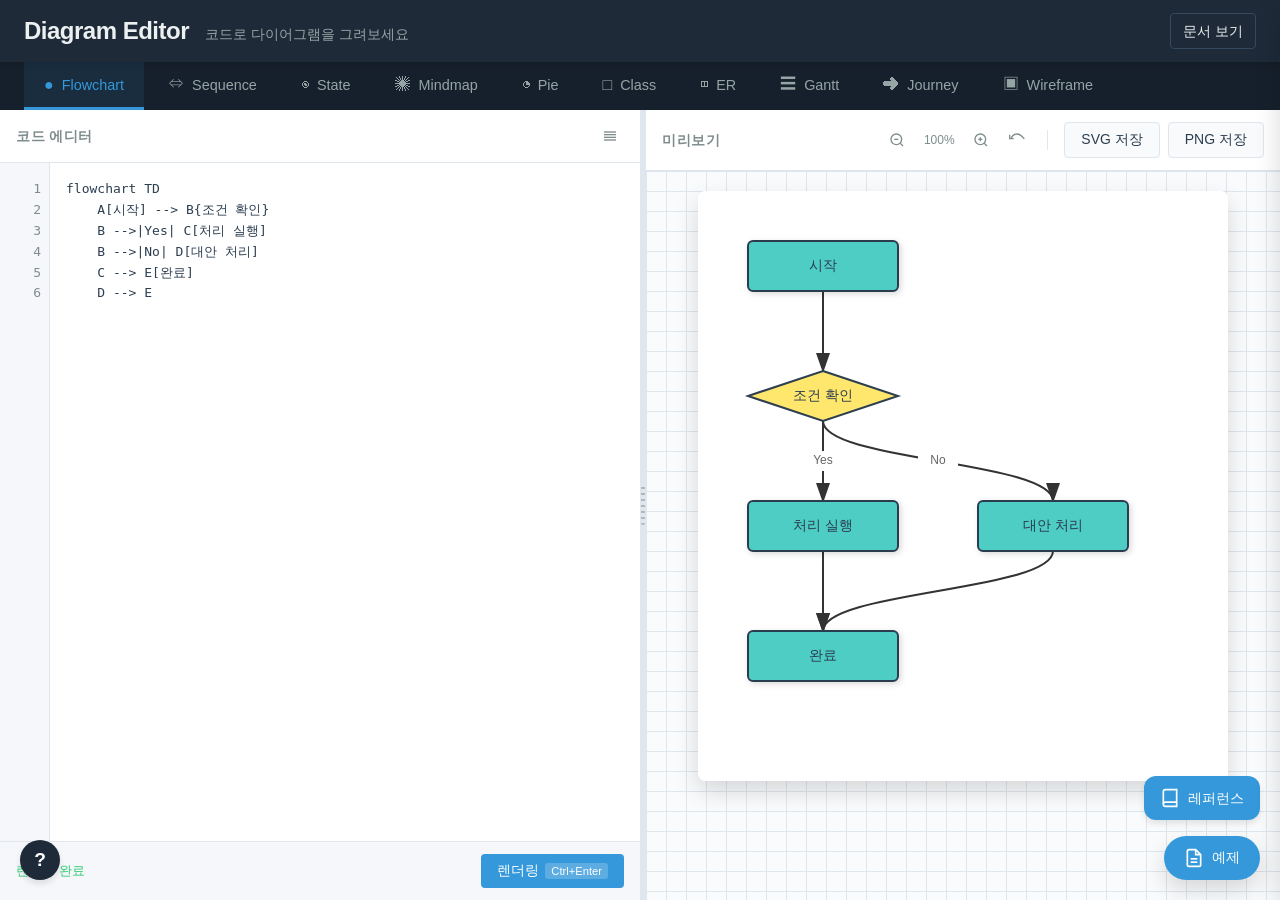
<file: app/index.html>
<!DOCTYPE html>
<html lang="ko">
<head>
    <meta charset="UTF-8">
    <meta name="viewport" content="width=device-width, initial-scale=1.0">
    <title>Diagram Editor - Flowchart, Sequence, State, Mindmap</title>
    <link rel="stylesheet" href="style.css">
</head>
<body>
    <div class="app-container">
        <!-- 헤더 -->
        <header class="app-header">
            <div class="header-left">
                <h1>Diagram Editor</h1>
                <span class="subtitle">코드로 다이어그램을 그려보세요</span>
            </div>
            <div class="header-right">
                <a href="README.md" target="_blank" class="doc-link">문서 보기</a>
            </div>
        </header>

        <!-- 다이어그램 타입 선택 -->
        <nav class="diagram-tabs">
            <button class="tab-btn active" data-type="flowchart">
                <span class="tab-icon">&#9679;</span>
                Flowchart
            </button>
            <button class="tab-btn" data-type="sequence">
                <span class="tab-icon">&#8660;</span>
                Sequence
            </button>
            <button class="tab-btn" data-type="state">
                <span class="tab-icon">&#9673;</span>
                State
            </button>
            <button class="tab-btn" data-type="mindmap">
                <span class="tab-icon">&#10042;</span>
                Mindmap
            </button>
            <button class="tab-btn" data-type="pie">
                <span class="tab-icon">&#9684;</span>
                Pie
            </button>
            <button class="tab-btn" data-type="class">
                <span class="tab-icon">&#9633;</span>
                Class
            </button>
            <button class="tab-btn" data-type="er">
                <span class="tab-icon">&#9707;</span>
                ER
            </button>
            <button class="tab-btn" data-type="gantt">
                <span class="tab-icon">&#9776;</span>
                Gantt
            </button>
            <button class="tab-btn" data-type="journey">
                <span class="tab-icon">&#10140;</span>
                Journey
            </button>
            <button class="tab-btn" data-type="wireframe">
                <span class="tab-icon">&#9635;</span>
                Wireframe
            </button>
        </nav>

        <!-- 메인 콘텐츠 -->
        <main class="main-content">
            <!-- 에디터 패널 -->
            <div class="editor-panel">
                <div class="panel-header">
                    <h2>코드 에디터</h2>
                    <div class="panel-actions">
                        <button id="formatBtn" class="btn btn-icon" title="코드 정리">
                            <svg width="16" height="16" viewBox="0 0 24 24" fill="none" stroke="currentColor" stroke-width="2">
                                <line x1="21" y1="10" x2="3" y2="10"></line>
                                <line x1="21" y1="6" x2="3" y2="6"></line>
                                <line x1="21" y1="14" x2="3" y2="14"></line>
                                <line x1="21" y1="18" x2="3" y2="18"></line>
                            </svg>
                        </button>
                    </div>
                </div>
                <div class="editor-wrapper">
                    <div class="line-numbers" id="lineNumbers"></div>
                    <textarea id="codeEditor" spellcheck="false" placeholder="여기에 다이어그램 코드를 입력하세요..."></textarea>
                </div>
                <div class="editor-footer">
                    <span class="status" id="editorStatus">준비됨</span>
                    <div class="editor-actions">
                        <button id="renderBtn" class="btn btn-primary">
                            <span>렌더링</span>
                            <kbd>Ctrl+Enter</kbd>
                        </button>
                    </div>
                </div>
            </div>

            <!-- 리사이즈 핸들 -->
            <div class="resize-handle" id="resizeHandle"></div>

            <!-- 미리보기 패널 -->
            <div class="preview-panel">
                <div class="panel-header">
                    <h2>미리보기</h2>
                    <div class="panel-actions">
                        <button id="zoomOutBtn" class="btn btn-icon" title="축소">
                            <svg width="16" height="16" viewBox="0 0 24 24" fill="none" stroke="currentColor" stroke-width="2">
                                <circle cx="11" cy="11" r="8"></circle>
                                <line x1="21" y1="21" x2="16.65" y2="16.65"></line>
                                <line x1="8" y1="11" x2="14" y2="11"></line>
                            </svg>
                        </button>
                        <span id="zoomLevel" class="zoom-level">100%</span>
                        <button id="zoomInBtn" class="btn btn-icon" title="확대">
                            <svg width="16" height="16" viewBox="0 0 24 24" fill="none" stroke="currentColor" stroke-width="2">
                                <circle cx="11" cy="11" r="8"></circle>
                                <line x1="21" y1="21" x2="16.65" y2="16.65"></line>
                                <line x1="11" y1="8" x2="11" y2="14"></line>
                                <line x1="8" y1="11" x2="14" y2="11"></line>
                            </svg>
                        </button>
                        <button id="resetZoomBtn" class="btn btn-icon" title="원래 크기">
                            <svg width="16" height="16" viewBox="0 0 24 24" fill="none" stroke="currentColor" stroke-width="2">
                                <path d="M3.51 9a9 9 0 0 1 14.85-3.36L23 10"></path>
                                <path d="M1 4v6h6"></path>
                            </svg>
                        </button>
                        <div class="divider"></div>
                        <button id="exportSvgBtn" class="btn btn-secondary">SVG 저장</button>
                        <button id="exportPngBtn" class="btn btn-secondary">PNG 저장</button>
                    </div>
                </div>
                <div class="preview-wrapper" id="previewWrapper">
                    <div id="diagramCanvas" class="diagram-canvas"></div>
                </div>
            </div>
        </main>

        <!-- 예제 모달 -->
        <div class="examples-sidebar" id="examplesSidebar">
            <div class="sidebar-header">
                <h3>예제 템플릿</h3>
                <button id="closeSidebar" class="btn btn-icon">
                    <svg width="16" height="16" viewBox="0 0 24 24" fill="none" stroke="currentColor" stroke-width="2">
                        <line x1="18" y1="6" x2="6" y2="18"></line>
                        <line x1="6" y1="6" x2="18" y2="18"></line>
                    </svg>
                </button>
            </div>
            <div class="examples-list" id="examplesList">
                <!-- 동적으로 생성됨 -->
            </div>
        </div>

        <!-- 예제 토글 버튼 -->
        <button id="toggleExamples" class="toggle-examples-btn" title="예제 보기">
            <svg width="20" height="20" viewBox="0 0 24 24" fill="none" stroke="currentColor" stroke-width="2">
                <path d="M14 2H6a2 2 0 0 0-2 2v16a2 2 0 0 0 2 2h12a2 2 0 0 0 2-2V8z"></path>
                <polyline points="14,2 14,8 20,8"></polyline>
                <line x1="16" y1="13" x2="8" y2="13"></line>
                <line x1="16" y1="17" x2="8" y2="17"></line>
            </svg>
            <span>예제</span>
        </button>

        <!-- 문법 도움말 툴팁 -->
        <div class="syntax-help" id="syntaxHelp">
            <div class="help-header">
                <span>문법 도움말</span>
                <button id="closeSyntaxHelp" class="btn btn-icon btn-small">
                    <svg width="12" height="12" viewBox="0 0 24 24" fill="none" stroke="currentColor" stroke-width="2">
                        <line x1="18" y1="6" x2="6" y2="18"></line>
                        <line x1="6" y1="6" x2="18" y2="18"></line>
                    </svg>
                </button>
            </div>
            <div class="help-content" id="syntaxHelpContent">
                <!-- 동적으로 생성됨 -->
            </div>
        </div>

        <button id="toggleSyntaxHelp" class="toggle-syntax-btn" title="문법 도움말">?</button>

        <!-- 컴포넌트 레퍼런스 모달 -->
        <div class="component-reference-overlay" id="componentReferenceOverlay">
            <div class="component-reference-modal">
                <div class="reference-header">
                    <h2>📚 Wireframe 컴포넌트 레퍼런스</h2>
                    <button id="closeReference" class="btn btn-icon">
                        <svg width="20" height="20" viewBox="0 0 24 24" fill="none" stroke="currentColor" stroke-width="2">
                            <line x1="18" y1="6" x2="6" y2="18"></line>
                            <line x1="6" y1="6" x2="18" y2="18"></line>
                        </svg>
                    </button>
                </div>
                <div class="reference-nav" id="referenceNav">
                    <!-- 카테고리 탭 동적 생성 -->
                </div>
                <div class="reference-content" id="referenceContent">
                    <!-- 컴포넌트 내용 동적 생성 -->
                </div>
            </div>
        </div>

        <!-- 레퍼런스 토글 버튼 -->
        <button id="toggleReference" class="toggle-reference-btn" title="컴포넌트 레퍼런스">
            <svg width="20" height="20" viewBox="0 0 24 24" fill="none" stroke="currentColor" stroke-width="2">
                <path d="M4 19.5A2.5 2.5 0 0 1 6.5 17H20"></path>
                <path d="M6.5 2H20v20H6.5A2.5 2.5 0 0 1 4 19.5v-15A2.5 2.5 0 0 1 6.5 2z"></path>
            </svg>
            <span>레퍼런스</span>
        </button>
    </div>

    <script src="parser.js"></script>
    <script src="renderer.js"></script>
    <script src="app.js"></script>
</body>
</html>
</file>
<file: app/style.css>
/* ===== CSS Variables ===== */
:root {
    --primary: #3498DB;
    --primary-dark: #2980B9;
    --secondary: #95A5A6;
    --success: #2ECC71;
    --warning: #F39C12;
    --danger: #E74C3C;

    --bg-dark: #1E2A38;
    --bg-darker: #16202C;
    --bg-light: #F8FAFC;
    --bg-white: #FFFFFF;

    --text-primary: #2C3E50;
    --text-secondary: #7F8C8D;
    --text-light: #ECF0F1;

    --border: #E0E6ED;
    --border-dark: #34495E;

    --shadow-sm: 0 1px 3px rgba(0, 0, 0, 0.1);
    --shadow-md: 0 4px 6px rgba(0, 0, 0, 0.1);
    --shadow-lg: 0 10px 25px rgba(0, 0, 0, 0.15);

    --radius-sm: 4px;
    --radius-md: 8px;
    --radius-lg: 12px;

    --transition: all 0.2s ease;
}

/* ===== Reset & Base ===== */
* {
    margin: 0;
    padding: 0;
    box-sizing: border-box;
}

body {
    font-family: -apple-system, BlinkMacSystemFont, 'Segoe UI', Roboto, 'Helvetica Neue', Arial, sans-serif;
    background: var(--bg-light);
    color: var(--text-primary);
    line-height: 1.6;
    overflow: hidden;
}

/* ===== App Container ===== */
.app-container {
    display: flex;
    flex-direction: column;
    height: 100vh;
    overflow: hidden;
}

/* ===== Header ===== */
.app-header {
    display: flex;
    justify-content: space-between;
    align-items: center;
    padding: 12px 24px;
    background: var(--bg-dark);
    color: var(--text-light);
    box-shadow: var(--shadow-md);
    z-index: 100;
}

.header-left {
    display: flex;
    align-items: baseline;
    gap: 16px;
}

.app-header h1 {
    font-size: 1.5rem;
    font-weight: 600;
    letter-spacing: -0.5px;
}

.subtitle {
    font-size: 0.875rem;
    color: var(--secondary);
}

.header-right {
    display: flex;
    align-items: center;
    gap: 16px;
}

.doc-link {
    color: var(--text-light);
    text-decoration: none;
    font-size: 0.875rem;
    padding: 6px 12px;
    border: 1px solid var(--border-dark);
    border-radius: var(--radius-sm);
    transition: var(--transition);
}

.doc-link:hover {
    background: var(--border-dark);
}

/* ===== Diagram Tabs ===== */
.diagram-tabs {
    display: flex;
    background: var(--bg-darker);
    padding: 0 24px;
    gap: 4px;
}

.tab-btn {
    display: flex;
    align-items: center;
    gap: 8px;
    padding: 12px 20px;
    border: none;
    background: transparent;
    color: var(--secondary);
    font-size: 0.9rem;
    font-weight: 500;
    cursor: pointer;
    transition: var(--transition);
    border-bottom: 3px solid transparent;
    position: relative;
}

.tab-btn:hover {
    color: var(--text-light);
    background: rgba(255, 255, 255, 0.05);
}

.tab-btn.active {
    color: var(--primary);
    border-bottom-color: var(--primary);
    background: rgba(52, 152, 219, 0.1);
}

.tab-icon {
    font-size: 1rem;
}

/* ===== Main Content ===== */
.main-content {
    display: flex;
    flex: 1;
    overflow: hidden;
    background: var(--border);
}

/* ===== Resize Handle ===== */
.resize-handle {
    width: 6px;
    background: var(--border);
    cursor: col-resize;
    transition: background 0.2s ease;
    position: relative;
    z-index: 10;
}

.resize-handle:hover,
.resize-handle.dragging {
    background: var(--primary);
}

.resize-handle::after {
    content: '';
    position: absolute;
    top: 50%;
    left: 50%;
    transform: translate(-50%, -50%);
    width: 4px;
    height: 40px;
    background: repeating-linear-gradient(
        0deg,
        var(--text-secondary) 0px,
        var(--text-secondary) 2px,
        transparent 2px,
        transparent 6px
    );
    opacity: 0.5;
    border-radius: 2px;
}

.resize-handle:hover::after {
    opacity: 1;
}

/* ===== Panel Common ===== */
.panel-header {
    display: flex;
    justify-content: space-between;
    align-items: center;
    padding: 12px 16px;
    background: var(--bg-white);
    border-bottom: 1px solid var(--border);
}

.panel-header h2 {
    font-size: 0.875rem;
    font-weight: 600;
    color: var(--text-secondary);
    text-transform: uppercase;
    letter-spacing: 0.5px;
}

.panel-actions {
    display: flex;
    align-items: center;
    gap: 8px;
}

.divider {
    width: 1px;
    height: 20px;
    background: var(--border);
    margin: 0 8px;
}

/* ===== Editor Panel ===== */
.editor-panel {
    display: flex;
    flex-direction: column;
    background: var(--bg-white);
    overflow: hidden;
    min-width: 300px;
    max-width: 70%;
    width: 50%;
    flex-shrink: 0;
}

.editor-wrapper {
    display: flex;
    flex: 1;
    overflow: hidden;
}

.line-numbers {
    min-width: 50px;
    padding: 16px 8px;
    background: #F5F7FA;
    color: var(--text-secondary);
    font-family: 'SF Mono', 'Consolas', 'Monaco', monospace;
    font-size: 13px;
    line-height: 1.6;
    text-align: right;
    user-select: none;
    border-right: 1px solid var(--border);
    overflow: hidden;
}

#codeEditor {
    flex: 1;
    padding: 16px;
    border: none;
    resize: none;
    font-family: 'SF Mono', 'Consolas', 'Monaco', monospace;
    font-size: 13px;
    line-height: 1.6;
    color: var(--text-primary);
    background: var(--bg-white);
    outline: none;
    overflow: auto;
}

#codeEditor::placeholder {
    color: var(--text-secondary);
}

.editor-footer {
    display: flex;
    justify-content: space-between;
    align-items: center;
    padding: 12px 16px;
    background: #F5F7FA;
    border-top: 1px solid var(--border);
}

.status {
    font-size: 0.8rem;
    color: var(--text-secondary);
}

.status.error {
    color: var(--danger);
}

.status.success {
    color: var(--success);
}

.editor-actions {
    display: flex;
    gap: 8px;
}

/* ===== Preview Panel ===== */
.preview-panel {
    display: flex;
    flex-direction: column;
    background: var(--bg-light);
    overflow: hidden;
    flex: 1;
    min-width: 300px;
}

.preview-wrapper {
    flex: 1;
    overflow: auto;
    padding: 20px;
    display: flex;
    justify-content: center;
    align-items: flex-start;
    background:
        linear-gradient(90deg, var(--border) 1px, transparent 1px),
        linear-gradient(var(--border) 1px, transparent 1px);
    background-size: 20px 20px;
    background-color: #FAFBFC;
}

.diagram-canvas {
    background: var(--bg-white);
    border-radius: var(--radius-md);
    box-shadow: var(--shadow-lg);
    min-width: 200px;
    min-height: 200px;
    transition: transform 0.2s ease;
}

.diagram-canvas svg {
    display: block;
    border-radius: var(--radius-md);
}

.zoom-level {
    font-size: 0.75rem;
    color: var(--text-secondary);
    min-width: 40px;
    text-align: center;
}

/* ===== Buttons ===== */
.btn {
    display: inline-flex;
    align-items: center;
    justify-content: center;
    gap: 6px;
    padding: 8px 16px;
    border: none;
    border-radius: var(--radius-sm);
    font-size: 0.875rem;
    font-weight: 500;
    cursor: pointer;
    transition: var(--transition);
}

.btn-primary {
    background: var(--primary);
    color: white;
}

.btn-primary:hover {
    background: var(--primary-dark);
}

.btn-primary kbd {
    padding: 2px 6px;
    background: rgba(255, 255, 255, 0.2);
    border-radius: 3px;
    font-size: 0.7rem;
    font-family: inherit;
}

.btn-secondary {
    background: var(--bg-light);
    color: var(--text-primary);
    border: 1px solid var(--border);
}

.btn-secondary:hover {
    background: var(--border);
}

.btn-icon {
    padding: 6px;
    background: transparent;
    color: var(--text-secondary);
    border: none;
}

.btn-icon:hover {
    color: var(--text-primary);
    background: var(--bg-light);
}

.btn-small {
    padding: 4px;
}

/* ===== Examples Sidebar ===== */
.examples-sidebar {
    position: fixed;
    right: -320px;
    top: 0;
    bottom: 0;
    width: 320px;
    background: var(--bg-white);
    box-shadow: var(--shadow-lg);
    z-index: 200;
    display: flex;
    flex-direction: column;
    transition: right 0.3s ease;
}

.examples-sidebar.open {
    right: 0;
}

.sidebar-header {
    display: flex;
    justify-content: space-between;
    align-items: center;
    padding: 16px;
    border-bottom: 1px solid var(--border);
}

.sidebar-header h3 {
    font-size: 1rem;
    font-weight: 600;
}

.examples-list {
    flex: 1;
    overflow-y: auto;
    padding: 16px;
}

.example-item {
    padding: 12px;
    margin-bottom: 8px;
    background: var(--bg-light);
    border-radius: var(--radius-md);
    cursor: pointer;
    transition: var(--transition);
    border: 2px solid transparent;
}

.example-item:hover {
    border-color: var(--primary);
}

.example-item h4 {
    font-size: 0.875rem;
    font-weight: 600;
    margin-bottom: 4px;
}

.example-item p {
    font-size: 0.75rem;
    color: var(--text-secondary);
}

.example-item .example-type {
    display: inline-block;
    padding: 2px 8px;
    background: var(--primary);
    color: white;
    font-size: 0.65rem;
    border-radius: 10px;
    margin-bottom: 8px;
    text-transform: uppercase;
}

/* ===== Toggle Buttons ===== */
.toggle-examples-btn {
    position: fixed;
    right: 20px;
    bottom: 20px;
    display: flex;
    align-items: center;
    gap: 8px;
    padding: 12px 20px;
    background: var(--primary);
    color: white;
    border: none;
    border-radius: 30px;
    font-size: 0.875rem;
    font-weight: 500;
    cursor: pointer;
    box-shadow: var(--shadow-lg);
    z-index: 150;
    transition: var(--transition);
}

.toggle-examples-btn:hover {
    background: var(--primary-dark);
    transform: translateY(-2px);
}

.toggle-syntax-btn {
    position: fixed;
    left: 20px;
    bottom: 20px;
    width: 40px;
    height: 40px;
    display: flex;
    align-items: center;
    justify-content: center;
    background: var(--bg-dark);
    color: white;
    border: none;
    border-radius: 50%;
    font-size: 1.2rem;
    font-weight: bold;
    cursor: pointer;
    box-shadow: var(--shadow-md);
    z-index: 150;
    transition: var(--transition);
}

.toggle-syntax-btn:hover {
    background: var(--bg-darker);
    transform: scale(1.1);
}

/* ===== Syntax Help ===== */
.syntax-help {
    position: fixed;
    left: 20px;
    bottom: 70px;
    width: 350px;
    max-height: 400px;
    background: var(--bg-white);
    border-radius: var(--radius-md);
    box-shadow: var(--shadow-lg);
    z-index: 150;
    display: none;
    flex-direction: column;
    overflow: hidden;
}

.syntax-help.open {
    display: flex;
}

.help-header {
    display: flex;
    justify-content: space-between;
    align-items: center;
    padding: 12px 16px;
    background: var(--bg-dark);
    color: var(--text-light);
    font-weight: 600;
    font-size: 0.875rem;
}

.help-content {
    flex: 1;
    overflow-y: auto;
    padding: 16px;
}

.help-section {
    margin-bottom: 16px;
}

.help-section h4 {
    font-size: 0.8rem;
    font-weight: 600;
    color: var(--primary);
    margin-bottom: 8px;
    text-transform: uppercase;
}

.help-section pre {
    background: #F5F7FA;
    padding: 12px;
    border-radius: var(--radius-sm);
    font-family: 'SF Mono', 'Consolas', monospace;
    font-size: 0.75rem;
    overflow-x: auto;
    border-left: 3px solid var(--primary);
}

.help-section code {
    color: var(--text-primary);
}

/* ===== Error Message ===== */
.error-message {
    padding: 20px;
    background: #FEE2E2;
    color: var(--danger);
    border-radius: var(--radius-md);
    font-size: 0.875rem;
    border: 1px solid #FECACA;
}

/* ===== Scrollbar ===== */
::-webkit-scrollbar {
    width: 8px;
    height: 8px;
}

::-webkit-scrollbar-track {
    background: var(--bg-light);
}

::-webkit-scrollbar-thumb {
    background: var(--secondary);
    border-radius: 4px;
}

::-webkit-scrollbar-thumb:hover {
    background: var(--text-secondary);
}

/* ===== Responsive ===== */
@media (max-width: 1024px) {
    .main-content {
        flex-direction: column;
    }

    .editor-panel {
        width: 100% !important;
        max-width: 100%;
        min-height: 40%;
        height: 50%;
    }

    .resize-handle {
        width: 100%;
        height: 6px;
        cursor: row-resize;
    }

    .resize-handle::after {
        width: 40px;
        height: 4px;
        background: repeating-linear-gradient(
            90deg,
            var(--text-secondary) 0px,
            var(--text-secondary) 2px,
            transparent 2px,
            transparent 6px
        );
    }

    .preview-panel {
        min-height: 200px;
    }

    .examples-sidebar {
        width: 100%;
        right: -100%;
    }

    .syntax-help {
        width: calc(100% - 40px);
        left: 20px;
        right: 20px;
    }
}

@media (max-width: 768px) {
    .app-header {
        padding: 10px 16px;
    }

    .app-header h1 {
        font-size: 1.2rem;
    }

    .subtitle {
        display: none;
    }

    .diagram-tabs {
        padding: 0 12px;
        overflow-x: auto;
    }

    .tab-btn {
        padding: 10px 14px;
        font-size: 0.8rem;
    }

    .tab-btn span:last-child {
        display: none;
    }

    .panel-header {
        padding: 8px 12px;
    }

    .toggle-examples-btn span {
        display: none;
    }

    .toggle-examples-btn {
        padding: 12px;
        border-radius: 50%;
    }
}

/* ===== Animations ===== */
@keyframes pulse {
    0%, 100% {
        opacity: 1;
    }
    50% {
        opacity: 0.5;
    }
}

.rendering .status {
    animation: pulse 1s infinite;
}

/* ===== Dark Mode (Optional) ===== */
@media (prefers-color-scheme: dark) {
    /* 다크 모드 지원 시 여기에 스타일 추가 */
}

/* ===== Component Reference Modal ===== */
.component-reference-overlay {
    position: fixed;
    top: 0;
    left: 0;
    right: 0;
    bottom: 0;
    background: rgba(0, 0, 0, 0.6);
    backdrop-filter: blur(4px);
    z-index: 1000;
    display: none;
    justify-content: center;
    align-items: center;
    padding: 20px;
}

.component-reference-overlay.active {
    display: flex;
}

.component-reference-modal {
    background: var(--bg-white);
    border-radius: var(--radius-lg);
    width: 100%;
    max-width: 900px;
    max-height: 85vh;
    display: flex;
    flex-direction: column;
    box-shadow: var(--shadow-lg);
    overflow: hidden;
}

.reference-header {
    display: flex;
    justify-content: space-between;
    align-items: center;
    padding: 16px 20px;
    border-bottom: 1px solid var(--border);
    background: var(--bg-light);
}

.reference-header h2 {
    font-size: 1.25rem;
    color: var(--text-primary);
}

.reference-nav {
    display: flex;
    gap: 4px;
    padding: 12px 16px;
    background: var(--bg-light);
    border-bottom: 1px solid var(--border);
    overflow-x: auto;
    flex-shrink: 0;
}

.reference-nav-btn {
    padding: 8px 16px;
    border: none;
    background: transparent;
    color: var(--text-secondary);
    font-size: 0.85rem;
    font-weight: 500;
    border-radius: var(--radius-md);
    cursor: pointer;
    transition: var(--transition);
    white-space: nowrap;
}

.reference-nav-btn:hover {
    background: var(--bg-white);
    color: var(--text-primary);
}

.reference-nav-btn.active {
    background: var(--primary);
    color: white;
}

.reference-content {
    flex: 1;
    overflow-y: auto;
    padding: 20px;
}

.component-card {
    background: var(--bg-light);
    border-radius: var(--radius-md);
    padding: 16px;
    margin-bottom: 16px;
    border: 1px solid var(--border);
}

.component-card:last-child {
    margin-bottom: 0;
}

.component-card h3 {
    font-size: 1rem;
    color: var(--primary);
    margin-bottom: 8px;
    display: flex;
    align-items: center;
    gap: 8px;
}

.component-card h3 .component-icon {
    font-size: 1.2rem;
}

.component-card .description {
    color: var(--text-secondary);
    font-size: 0.9rem;
    margin-bottom: 12px;
    line-height: 1.5;
}

.component-card .syntax-box {
    background: var(--bg-darker);
    color: var(--text-light);
    padding: 12px 16px;
    border-radius: var(--radius-sm);
    font-family: 'Monaco', 'Menlo', 'Consolas', monospace;
    font-size: 0.85rem;
    margin-bottom: 12px;
    overflow-x: auto;
}

.component-card .syntax-box code {
    white-space: pre;
}

.component-card .params {
    margin-top: 12px;
}

.component-card .params-title {
    font-size: 0.8rem;
    font-weight: 600;
    color: var(--text-secondary);
    margin-bottom: 8px;
    text-transform: uppercase;
    letter-spacing: 0.5px;
}

.component-card .param-item {
    display: flex;
    gap: 12px;
    padding: 6px 0;
    border-bottom: 1px solid var(--border);
    font-size: 0.85rem;
}

.component-card .param-item:last-child {
    border-bottom: none;
}

.component-card .param-name {
    font-family: monospace;
    background: var(--bg-white);
    padding: 2px 6px;
    border-radius: 3px;
    color: var(--primary-dark);
    font-weight: 600;
    white-space: nowrap;
}

.component-card .param-desc {
    color: var(--text-secondary);
    flex: 1;
}

.component-card .param-optional {
    color: var(--warning);
    font-size: 0.75rem;
}

.component-card .examples {
    margin-top: 12px;
    padding-top: 12px;
    border-top: 1px solid var(--border);
}

.component-card .examples-title {
    font-size: 0.8rem;
    font-weight: 600;
    color: var(--text-secondary);
    margin-bottom: 8px;
    text-transform: uppercase;
    letter-spacing: 0.5px;
}

.component-card .example-code {
    background: var(--bg-white);
    border: 1px solid var(--border);
    padding: 8px 12px;
    border-radius: var(--radius-sm);
    font-family: monospace;
    font-size: 0.8rem;
    color: var(--text-primary);
    margin-bottom: 6px;
}

.component-card .example-code:last-child {
    margin-bottom: 0;
}

/* Toggle Reference Button */
.toggle-reference-btn {
    position: fixed;
    bottom: 80px;
    right: 20px;
    display: flex;
    align-items: center;
    gap: 8px;
    padding: 12px 16px;
    background: var(--primary);
    color: white;
    border: none;
    border-radius: var(--radius-lg);
    cursor: pointer;
    font-size: 0.9rem;
    font-weight: 500;
    box-shadow: var(--shadow-md);
    transition: var(--transition);
    z-index: 100;
}

.toggle-reference-btn:hover {
    background: var(--primary-dark);
    transform: translateY(-2px);
    box-shadow: var(--shadow-lg);
}

@media (max-width: 768px) {
    .toggle-reference-btn span {
        display: none;
    }

    .toggle-reference-btn {
        padding: 12px;
        border-radius: 50%;
    }

    .component-reference-modal {
        max-height: 90vh;
    }

    .reference-nav {
        flex-wrap: nowrap;
    }
}
</file>
